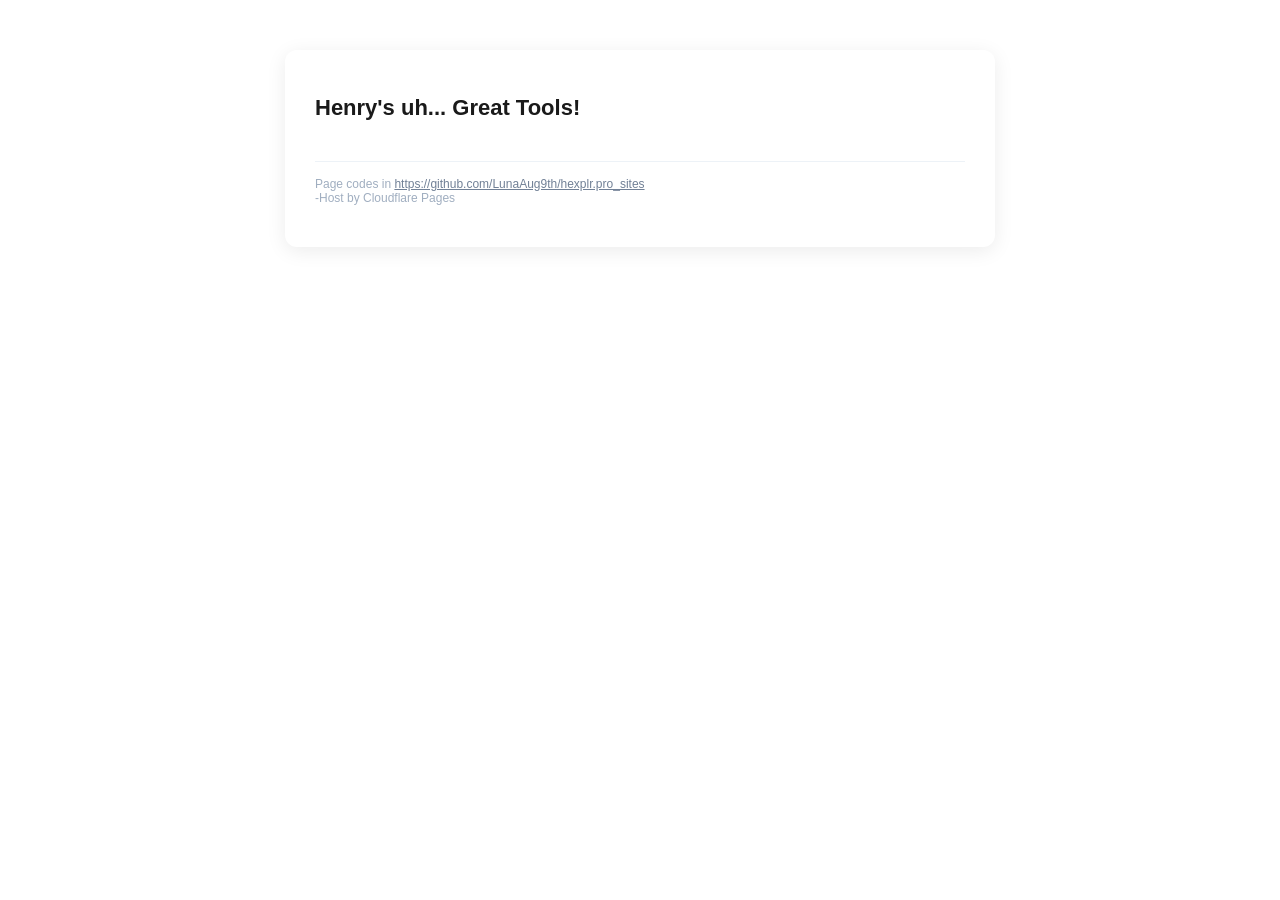
<file: index.html>
<!DOCTYPE html>
<html lang="en">
<head>
    <meta charset="UTF-8">
    <meta name="viewport" content="width=device-width, initial-scale=1.0">
    <title>Henry's uh... Great Tools!</title>
    <link rel="stylesheet" href="./index.css">
</head>
<body>
    <h1>Henry's uh... Great Tools!</h1>
    <ul id="fileList" class="file-list"></ul>

    <script>
        const repoOwner = "LunaAug9th";
        const repoName = "hexplr.pro_sites";
        const baseUrl = `https://api.github.com/repos/${repoOwner}/${repoName}/contents/`;

        // Fetch and display the contents of a folder or root
        async function fetchGitHubContents(path = '') {
            const apiUrl = `${baseUrl}${path}`;
            try {
                const response = await fetch(apiUrl);

                if (!response.ok) {
                    throw new Error("Failed to fetch contents from GitHub.");
                }

                const contents = await response.json();
                displayContents(contents);
            } catch (error) {
                console.error("Error fetching contents:", error);
            }
        }

        // Display the contents in the file list
        function displayContents(contents) {
            const fileListElement = document.getElementById("fileList");
            fileListElement.innerHTML = ''; // Clear previous content

            contents.forEach(item => {
                const listItem = document.createElement("li");

                if (item.type === "file") {
                    const fileButton = document.createElement("button");
                    fileButton.textContent = item.name;
                    fileButton.onclick = () => {
                        // item.path (예: "folder/subfolder/file.txt") 이용
                        window.location.href = `https://uselesstools.hexplr.pro/${item.path}`;
                    };
                    listItem.appendChild(fileButton);
                } else if (item.type === "dir") {
                    const folderSpan = document.createElement("span");
                    folderSpan.textContent = `📁 ${item.name}`;
                    folderSpan.className = "folder";
                    folderSpan.onclick = () => {
                        // item.path (예: "folder/subfolder") 이용해 브라우저 URL 변경
                        window.location.href = `/${item.path}/`;
                    };
                    listItem.appendChild(folderSpan);
                }

                fileListElement.appendChild(listItem);
            });
        }
        // Load contents on page load based on URL
        window.onload = () => {
            fetchGitHubContents();
        };
    </script>
    <p class="gray-text">Page codes in <a href="https://github.com/LunaAug9th/hexplr.pro_sites">https://github.com/LunaAug9th/hexplr.pro_sites</a><br>
        -Host by Cloudflare Pages</p>
</body>
</html>
</file>
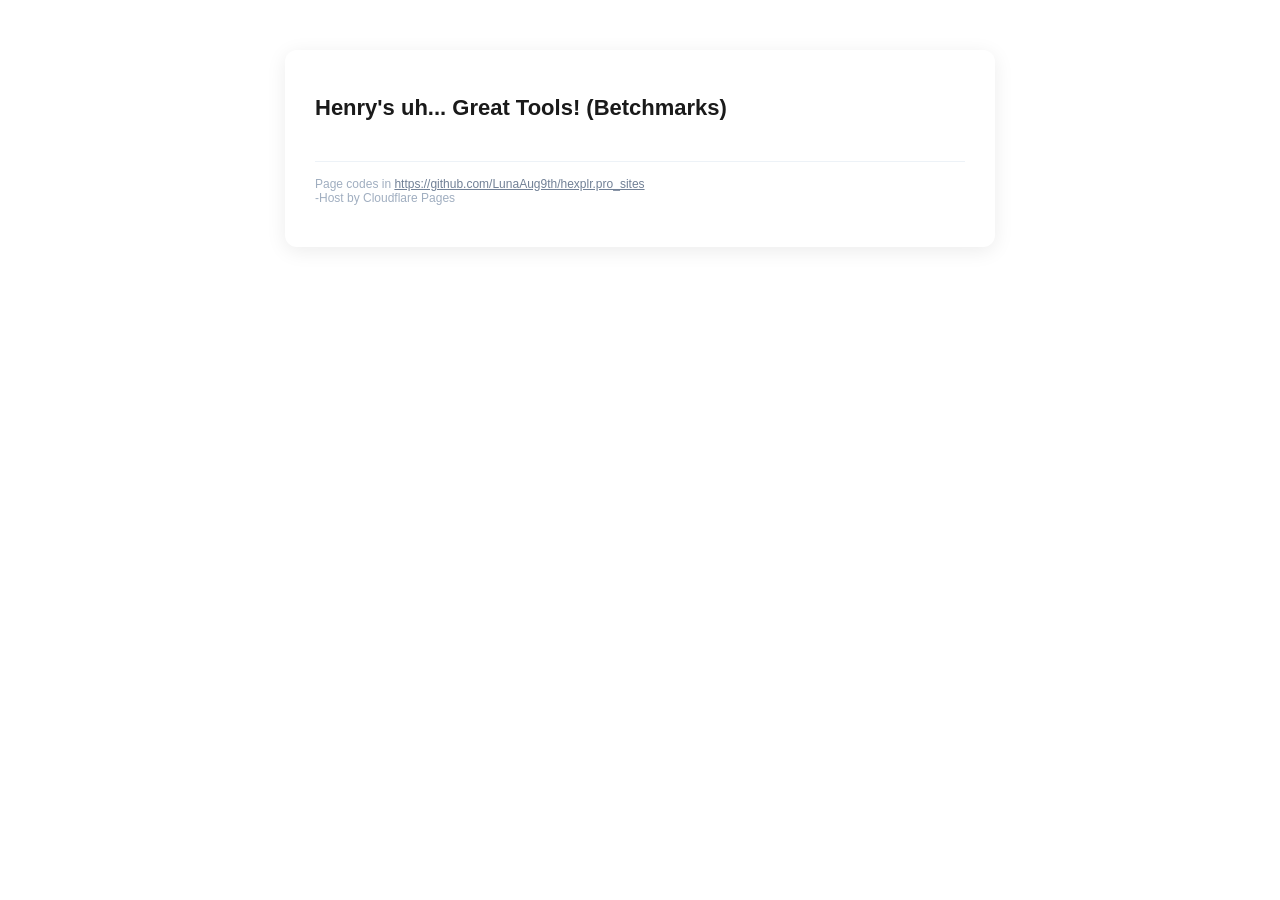
<file: betchmark/index.html>
<!DOCTYPE html>
<html lang="en">
<head>
    <meta charset="UTF-8">
    <meta name="viewport" content="width=device-width, initial-scale=1.0">
    <title>Henry's uh... Great Tools! (Betchmarks)</title>
    <link rel="stylesheet" href="../index.css">
</head>
<body>
    <h1>Henry's uh... Great Tools! (Betchmarks)</h1>
    <ul id="fileList" class="file-list"></ul>

    <script>
        const repoOwner = "LunaAug9th";
        const repoName = "hexplr.pro_sites";
        const baseUrl = `https://api.github.com/repos/${repoOwner}/${repoName}/contents/`;

        // Fetch and display the contents of a folder or root
        async function fetchGitHubContents(path = '') {
            const apiUrl = `${baseUrl}${path}`;
            try {
                const response = await fetch(apiUrl);

                if (!response.ok) {
                    throw new Error("Failed to fetch contents from GitHub.");
                }

                const contents = await response.json();
                displayContents(contents);
            } catch (error) {
                console.error("Error fetching contents:", error);
            }
        }

        // Display the contents in the file list
        function displayContents(contents) {
            const fileListElement = document.getElementById("fileList");
            fileListElement.innerHTML = ''; // Clear previous content

            contents.forEach(item => {
                const listItem = document.createElement("li");

                if (item.type === "file") {
                    const fileButton = document.createElement("button");
                    fileButton.textContent = item.name;
                    fileButton.onclick = () => {
                        // item.path (예: "folder/subfolder/file.txt") 이용
                        window.location.href = `https://uselesstools.hexplr.pro/${item.path}`;
                    };
                    listItem.appendChild(fileButton);
                } else if (item.type === "dir") {
                    const folderSpan = document.createElement("span");
                    folderSpan.textContent = `📁 ${item.name}`;
                    folderSpan.className = "folder";
                    folderSpan.onclick = () => {
                        // item.path (예: "folder/subfolder") 이용해 브라우저 URL 변경
                        window.location.href = `/${item.path}/`;
                    };
                    listItem.appendChild(folderSpan);
                }

                fileListElement.appendChild(listItem);
            });
        }
        // Load contents on page load based on URL
        window.onload = () => {
            fetchGitHubContents("betchmark");
        };
    </script>
    <p class="gray-text">Page codes in <a href="https://github.com/LunaAug9th/hexplr.pro_sites">https://github.com/LunaAug9th/hexplr.pro_sites</a><br>
        -Host by Cloudflare Pages</p>
</body>
</html>
</file>
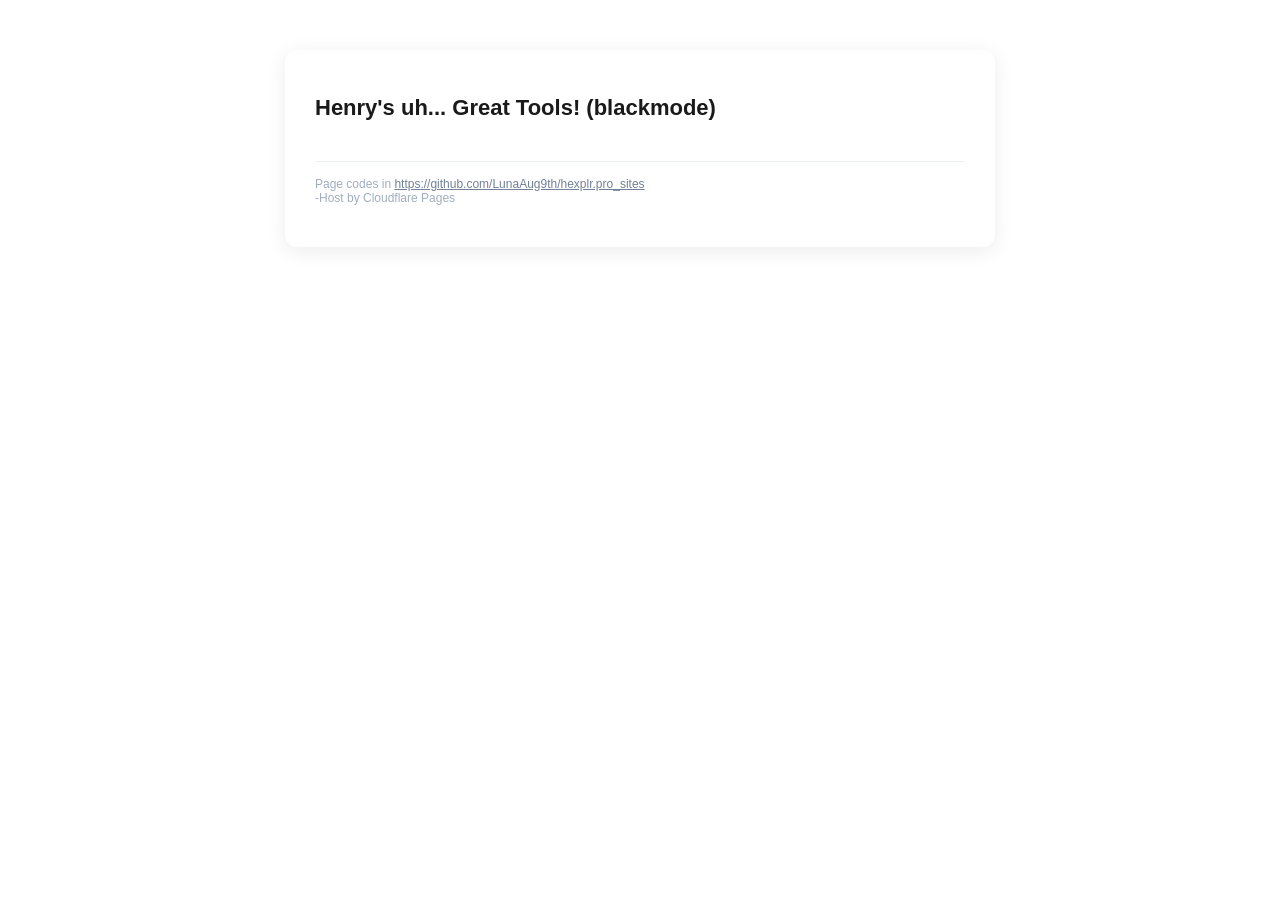
<file: blackmode/index.html>
<!DOCTYPE html>
<html lang="en">
<head>
    <meta charset="UTF-8">
    <meta name="viewport" content="width=device-width, initial-scale=1.0">
    <title>Henry's uh... Great Tools! (blackmode)</title>
    <link rel="stylesheet" href="../index.css">
</head>
<body>
    <h1>Henry's uh... Great Tools! (blackmode)</h1>
    <ul id="fileList" class="file-list"></ul>

    <script>
        const repoOwner = "LunaAug9th";
        const repoName = "hexplr.pro_sites";
        const baseUrl = `https://api.github.com/repos/${repoOwner}/${repoName}/contents/`;

        // Fetch and display the contents of a folder or root
        async function fetchGitHubContents(path = '') {
            const apiUrl = `${baseUrl}${path}`;
            try {
                const response = await fetch(apiUrl);

                if (!response.ok) {
                    throw new Error("Failed to fetch contents from GitHub.");
                }

                const contents = await response.json();
                displayContents(contents);
            } catch (error) {
                console.error("Error fetching contents:", error);
            }
        }

        // Display the contents in the file list
        function displayContents(contents) {
            const fileListElement = document.getElementById("fileList");
            fileListElement.innerHTML = ''; // Clear previous content

            contents.forEach(item => {
                const listItem = document.createElement("li");

                if (item.type === "file") {
                    const fileButton = document.createElement("button");
                    fileButton.textContent = item.name;
                    fileButton.onclick = () => {
                        // item.path (예: "folder/subfolder/file.txt") 이용
                        window.location.href = `https://uselesstools.hexplr.pro/${item.path}`;
                    };
                    listItem.appendChild(fileButton);
                } else if (item.type === "dir") {
                    const folderSpan = document.createElement("span");
                    folderSpan.textContent = `📁 ${item.name}`;
                    folderSpan.className = "folder";
                    folderSpan.onclick = () => {
                        // item.path (예: "folder/subfolder") 이용해 브라우저 URL 변경
                        window.location.href = `/${item.path}/`;
                    };
                    listItem.appendChild(folderSpan);
                }

                fileListElement.appendChild(listItem);
            });
        }
        // Load contents on page load based on URL
        window.onload = () => {
            fetchGitHubContents("blackmode");
        };
    </script>
    <p class="gray-text">Page codes in <a href="https://github.com/LunaAug9th/hexplr.pro_sites">https://github.com/LunaAug9th/hexplr.pro_sites</a><br>
        -Host by Cloudflare Pages</p>
</body>
</html>
</file>
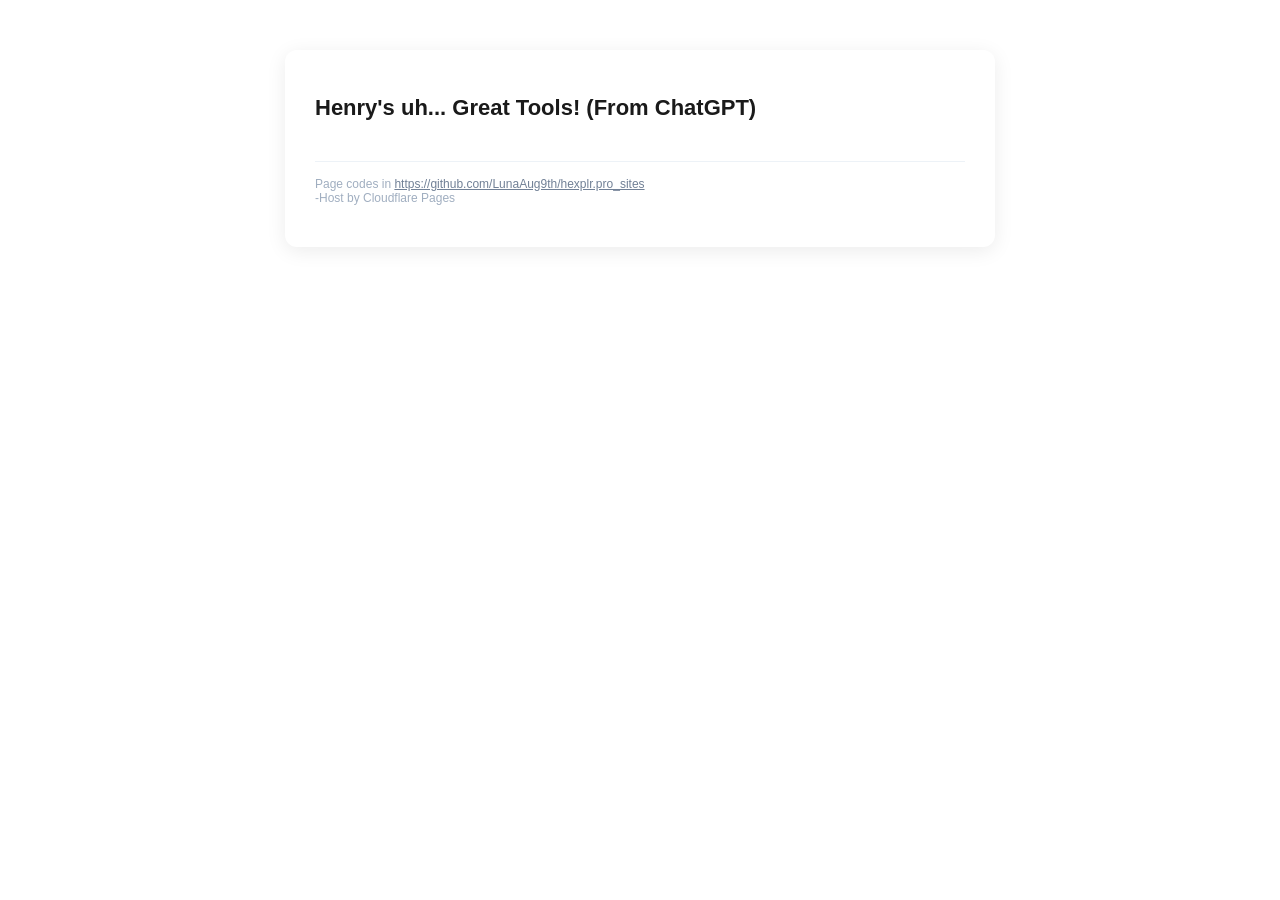
<file: chatgpt/index.html>
<!DOCTYPE html>
<html lang="en">
<head>
    <meta charset="UTF-8">
    <meta name="viewport" content="width=device-width, initial-scale=1.0">
    <title>Henry's uh... Great Tools! (From ChatGPT)</title>
    <link rel="stylesheet" href="../index.css">
</head>
<body>
    <h1>Henry's uh... Great Tools! (From ChatGPT)</h1>
    <ul id="fileList" class="file-list"></ul>

    <script>
        const repoOwner = "LunaAug9th";
        const repoName = "hexplr.pro_sites";
        const baseUrl = `https://api.github.com/repos/${repoOwner}/${repoName}/contents/`;

        // Fetch and display the contents of a folder or root
        async function fetchGitHubContents(path = '') {
            const apiUrl = `${baseUrl}${path}`;
            try {
                const response = await fetch(apiUrl);

                if (!response.ok) {
                    throw new Error("Failed to fetch contents from GitHub.");
                }

                const contents = await response.json();
                displayContents(contents);
            } catch (error) {
                console.error("Error fetching contents:", error);
            }
        }

        // Display the contents in the file list
        function displayContents(contents) {
            const fileListElement = document.getElementById("fileList");
            fileListElement.innerHTML = ''; // Clear previous content

            contents.forEach(item => {
                const listItem = document.createElement("li");

                if (item.type === "file") {
                    const fileButton = document.createElement("button");
                    fileButton.textContent = item.name;
                    fileButton.onclick = () => {
                        // item.path (예: "folder/subfolder/file.txt") 이용
                        window.location.href = `https://uselesstools.hexplr.pro/${item.path}`;
                    };
                    listItem.appendChild(fileButton);
                } else if (item.type === "dir") {
                    const folderSpan = document.createElement("span");
                    folderSpan.textContent = `📁 ${item.name}`;
                    folderSpan.className = "folder";
                    folderSpan.onclick = () => {
                        // item.path (예: "folder/subfolder") 이용해 브라우저 URL 변경
                        window.location.href = `/${item.path}/`;
                    };
                    listItem.appendChild(folderSpan);
                }

                fileListElement.appendChild(listItem);
            });
        }
        // Load contents on page load based on URL
        window.onload = () => {
            fetchGitHubContents("chatgpt");
        };
    </script>
    <p class="gray-text">Page codes in <a href="https://github.com/LunaAug9th/hexplr.pro_sites">https://github.com/LunaAug9th/hexplr.pro_sites</a><br>
        -Host by Cloudflare Pages</p>
</body>
</html>
</file>
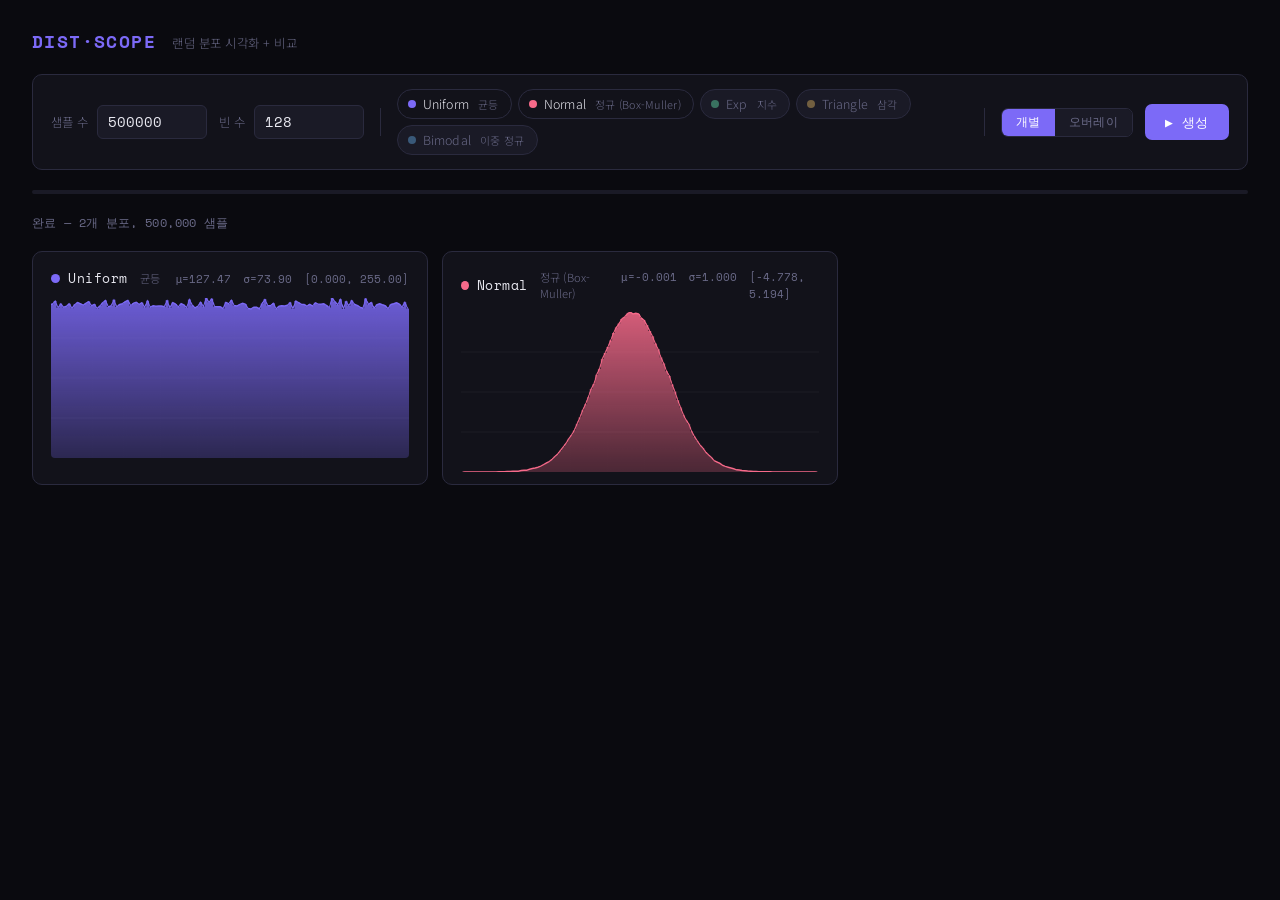
<file: random-visualizer.html>
<!DOCTYPE html>
<html lang="ko">
<head>
<meta charset="UTF-8">
<meta name="viewport" content="width=device-width, initial-scale=1.0">
<title>랜덤 분포 시각화</title>
<link href="https://fonts.googleapis.com/css2?family=Space+Mono:wght@400;700&family=Noto+Sans+KR:wght@300;400;600&display=swap" rel="stylesheet">
<style>
  *, *::before, *::after { box-sizing: border-box; margin: 0; padding: 0; }

  :root {
    --bg: #0a0a0f;
    --surface: #12121a;
    --surface2: #1a1a26;
    --border: #2a2a3e;
    --text: #e8e8f0;
    --muted: #6a6a88;
    --accent: #7c6af7;

    --c0: #7c6af7;
    --c1: #f76a8a;
    --c2: #6af7b8;
    --c3: #f7c86a;
    --c4: #6ab8f7;
  }

  html, body {
    height: 100%;
    background: var(--bg);
    color: var(--text);
    font-family: 'Noto Sans KR', sans-serif;
    font-weight: 300;
  }

  body {
    display: flex;
    flex-direction: column;
    min-height: 100vh;
    padding: 28px 32px;
    gap: 20px;
  }

  header {
    display: flex;
    align-items: baseline;
    gap: 16px;
  }

  header h1 {
    font-family: 'Space Mono', monospace;
    font-size: 1.1rem;
    letter-spacing: 0.08em;
    color: var(--accent);
  }

  header span {
    font-size: 0.78rem;
    color: var(--muted);
    letter-spacing: 0.04em;
  }

  .controls-row {
    display: flex;
    flex-wrap: wrap;
    align-items: center;
    gap: 12px;
    background: var(--surface);
    border: 1px solid var(--border);
    border-radius: 10px;
    padding: 14px 18px;
  }

  .control-group {
    display: flex;
    align-items: center;
    gap: 8px;
  }

  label {
    font-size: 0.78rem;
    color: var(--muted);
    letter-spacing: 0.04em;
    white-space: nowrap;
  }

  input[type="number"] {
    background: var(--surface2);
    border: 1px solid var(--border);
    border-radius: 6px;
    color: var(--text);
    font-family: 'Space Mono', monospace;
    font-size: 0.85rem;
    padding: 6px 10px;
    width: 110px;
    outline: none;
    transition: border-color 0.2s;
  }
  input[type="number"]:focus { border-color: var(--accent); }

  .divider { width: 1px; height: 28px; background: var(--border); margin: 0 4px; }

  .mode-chips {
    display: flex;
    flex-wrap: wrap;
    gap: 6px;
    flex: 1;
  }

  .chip {
    display: flex;
    align-items: center;
    gap: 7px;
    padding: 5px 12px 5px 10px;
    border-radius: 20px;
    border: 1.5px solid var(--border);
    background: var(--surface2);
    cursor: pointer;
    font-size: 0.78rem;
    letter-spacing: 0.02em;
    color: var(--muted);
    transition: all 0.18s;
    user-select: none;
  }
  .chip:hover { border-color: var(--accent); color: var(--text); }
  .chip.active {
    color: var(--text);
    background: transparent;
  }
  .chip .dot {
    width: 8px; height: 8px;
    border-radius: 50%;
    flex-shrink: 0;
    opacity: 0.4;
    transition: opacity 0.18s;
  }
  .chip.active .dot { opacity: 1; }

  .btn-regen {
    margin-left: auto;
    background: var(--accent);
    color: #fff;
    border: none;
    border-radius: 7px;
    padding: 8px 20px;
    font-family: 'Space Mono', monospace;
    font-size: 0.82rem;
    cursor: pointer;
    letter-spacing: 0.04em;
    transition: opacity 0.15s, transform 0.12s;
  }
  .btn-regen:hover { opacity: 0.88; transform: translateY(-1px); }
  .btn-regen:active { transform: translateY(0); }
  .btn-regen:disabled { opacity: 0.4; cursor: not-allowed; transform: none; }

  .progress-bar {
    height: 4px;
    background: var(--surface2);
    border-radius: 2px;
    overflow: hidden;
  }
  .progress-fill {
    height: 100%;
    background: var(--accent);
    border-radius: 2px;
    width: 0%;
    transition: width 0.08s linear;
  }

  .graph-area {
    display: flex;
    flex-direction: column;
    gap: 14px;
    flex: 1;
  }

  /* Overlay mode */
  .overlay-wrap {
    background: var(--surface);
    border: 1px solid var(--border);
    border-radius: 10px;
    padding: 18px 20px 14px;
    display: none;
  }
  .overlay-wrap.visible { display: block; }
  .overlay-label {
    font-size: 0.72rem;
    color: var(--muted);
    letter-spacing: 0.06em;
    text-transform: uppercase;
    margin-bottom: 10px;
  }

  /* Individual panels */
  .panels-grid {
    display: grid;
    grid-template-columns: repeat(auto-fill, minmax(380px, 1fr));
    gap: 14px;
  }

  .panel {
    background: var(--surface);
    border: 1px solid var(--border);
    border-radius: 10px;
    padding: 16px 18px 12px;
    display: none;
  }
  .panel.visible { display: block; }

  .panel-header {
    display: flex;
    align-items: center;
    gap: 8px;
    margin-bottom: 10px;
  }
  .panel-dot { width: 9px; height: 9px; border-radius: 50%; }
  .panel-title {
    font-family: 'Space Mono', monospace;
    font-size: 0.82rem;
    letter-spacing: 0.04em;
  }
  .panel-stats {
    margin-left: auto;
    font-family: 'Space Mono', monospace;
    font-size: 0.7rem;
    color: var(--muted);
    display: flex;
    gap: 12px;
  }

  canvas.dist-canvas {
    width: 100%;
    height: 160px;
    display: block;
    border-radius: 4px;
  }

  canvas#overlay-canvas {
    width: 100%;
    height: 220px;
    display: block;
    border-radius: 4px;
  }

  .legend {
    display: flex;
    flex-wrap: wrap;
    gap: 10px;
    margin-top: 8px;
  }
  .legend-item {
    display: flex;
    align-items: center;
    gap: 5px;
    font-size: 0.7rem;
    color: var(--muted);
  }
  .legend-line { width: 16px; height: 2px; border-radius: 1px; }

  .view-toggle {
    display: flex;
    gap: 0;
    border: 1px solid var(--border);
    border-radius: 7px;
    overflow: hidden;
  }
  .view-btn {
    padding: 5px 14px;
    font-size: 0.75rem;
    background: var(--surface2);
    border: none;
    color: var(--muted);
    cursor: pointer;
    transition: all 0.15s;
    letter-spacing: 0.03em;
  }
  .view-btn.active {
    background: var(--accent);
    color: #fff;
  }

  .status-line {
    font-size: 0.72rem;
    color: var(--muted);
    font-family: 'Space Mono', monospace;
    letter-spacing: 0.03em;
    min-height: 1em;
  }
</style>
</head>
<body>

<header>
  <h1>DIST·SCOPE</h1>
  <span>랜덤 분포 시각화 + 비교</span>
</header>

<div class="controls-row">
  <div class="control-group">
    <label>샘플 수</label>
    <input type="number" id="times" value="500000" min="1000" max="5000000" step="100000">
  </div>
  <div class="control-group">
    <label>빈 수</label>
    <input type="number" id="bins" value="128" min="16" max="512" step="16">
  </div>
  <div class="divider"></div>

  <div class="mode-chips" id="mode-chips"></div>

  <div class="divider"></div>

  <div class="view-toggle">
    <button class="view-btn active" id="btn-separate">개별</button>
    <button class="view-btn" id="btn-overlay">오버레이</button>
  </div>

  <button class="btn-regen" id="regen">▶ 생성</button>
</div>

<div class="progress-bar" id="prog-bar">
  <div class="progress-fill" id="prog-fill"></div>
</div>

<div class="status-line" id="status"></div>

<div class="graph-area">
  <div class="overlay-wrap" id="overlay-wrap">
    <div class="overlay-label">분포 비교 — 오버레이</div>
    <canvas id="overlay-canvas" width="900" height="220"></canvas>
    <div class="legend" id="overlay-legend"></div>
  </div>
  <div class="panels-grid" id="panels-grid"></div>
</div>

<script>
// ── crypto.getRandomValues 안전 래퍼 (최대 65536 bytes 제한) ──────────────
const MAX_RV = 65536;
function randUint8(n) {
  const out = new Uint8Array(n);
  for (let off = 0; off < n; off += MAX_RV)
    crypto.getRandomValues(out.subarray(off, Math.min(off + MAX_RV, n)));
  return out;
}
function randUint32(n) {
  const out = new Uint32Array(n);
  const MAX_EL = MAX_RV >> 2;
  for (let off = 0; off < n; off += MAX_EL)
    crypto.getRandomValues(out.subarray(off, Math.min(off + MAX_EL, n)));
  return out;
}

// ── 분포 정의 ──────────────────────────────────────────────────────────────
const MODES = [
  {
    id: 'uniform',
    label: 'Uniform',
    desc: '균등',
    color: 'var(--c0)',
    hex: '#7c6af7',
    generate(n) {
      return randUint8(n);
    }
  },
  {
    id: 'normal',
    label: 'Normal',
    desc: '정규 (Box-Muller)',
    color: 'var(--c1)',
    hex: '#f76a8a',
    generate(n) {
      const out = new Float32Array(n);
      const tmp = randUint32(n * 2);
      for (let i = 0; i < n; i++) {
        const u1 = (tmp[2*i] >>> 0) / 0xffffffff + 1e-9;
        const u2 = (tmp[2*i+1] >>> 0) / 0xffffffff;
        out[i] = Math.sqrt(-2 * Math.log(u1)) * Math.cos(2 * Math.PI * u2);
      }
      return out;
    }
  },
  {
    id: 'exponential',
    label: 'Exp',
    desc: '지수',
    color: 'var(--c2)',
    hex: '#6af7b8',
    generate(n) {
      const out = new Float32Array(n);
      const tmp = randUint32(n);
      for (let i = 0; i < n; i++) {
        const u = (tmp[i] >>> 0) / 0x100000000 + 1e-12;
        out[i] = -Math.log(u);
      }
      return out;
    }
  },
  {
    id: 'triangular',
    label: 'Triangle',
    desc: '삼각',
    color: 'var(--c3)',
    hex: '#f7c86a',
    generate(n) {
      const out = new Float32Array(n);
      const tmp = randUint32(n * 2);
      for (let i = 0; i < n; i++) {
        const u1 = (tmp[2*i] >>> 0) / 0x100000000;
        const u2 = (tmp[2*i+1] >>> 0) / 0x100000000;
        out[i] = (u1 + u2) / 2;
      }
      return out;
    }
  },
  {
    id: 'bimodal',
    label: 'Bimodal',
    desc: '이중 정규',
    color: 'var(--c4)',
    hex: '#6ab8f7',
    generate(n) {
      const out = new Float32Array(n);
      const tmp = randUint32(n * 3);
      for (let i = 0; i < n; i++) {
        const u1 = (tmp[3*i] >>> 0) / 0xffffffff + 1e-9;
        const u2 = (tmp[3*i+1] >>> 0) / 0xffffffff;
        const side = (tmp[3*i+2] >>> 0) < 0x80000000 ? -1 : 1;
        const z = Math.sqrt(-2 * Math.log(u1)) * Math.cos(2 * Math.PI * u2);
        out[i] = z * 0.5 + side * 1.6;
      }
      return out;
    }
  }
];

// ── 상태 ──────────────────────────────────────────────────────────────────
let activeIds = new Set(['uniform', 'normal']);
let viewMode = 'separate'; // 'separate' | 'overlay'
let running = false;
let lastResults = {}; // id → {counts, min, max, mean, std, bins}

// ── DOM 참조 ──────────────────────────────────────────────────────────────
const chipsEl   = document.getElementById('mode-chips');
const regenBtn  = document.getElementById('regen');
const progBar   = document.getElementById('prog-bar');
const progFill  = document.getElementById('prog-fill');
const statusEl  = document.getElementById('status');
const panelsGrid= document.getElementById('panels-grid');
const overlayWrap= document.getElementById('overlay-wrap');
const overlayCanvas = document.getElementById('overlay-canvas');
const overlayLegend = document.getElementById('overlay-legend');
const binsInput = document.getElementById('bins');

// ── Chip 생성 ─────────────────────────────────────────────────────────────
MODES.forEach(m => {
  const chip = document.createElement('div');
  chip.className = 'chip' + (activeIds.has(m.id) ? ' active' : '');
  chip.dataset.id = m.id;
  chip.innerHTML = `<span class="dot" style="background:${m.hex}"></span>${m.label}<small style="color:var(--muted);font-size:.68rem;margin-left:2px">${m.desc}</small>`;
  chip.addEventListener('click', () => {
    if (activeIds.has(m.id)) {
      if (activeIds.size === 1) return;
      activeIds.delete(m.id);
      chip.classList.remove('active');
    } else {
      activeIds.add(m.id);
      chip.classList.add('active');
    }
  });
  chipsEl.appendChild(chip);
});

// ── 뷰 토글 ───────────────────────────────────────────────────────────────
document.getElementById('btn-separate').addEventListener('click', () => {
  viewMode = 'separate';
  document.getElementById('btn-separate').classList.add('active');
  document.getElementById('btn-overlay').classList.remove('active');
  renderAll();
});
document.getElementById('btn-overlay').addEventListener('click', () => {
  viewMode = 'overlay';
  document.getElementById('btn-overlay').classList.add('active');
  document.getElementById('btn-separate').classList.remove('active');
  renderAll();
});

// ── 히스토그램 계산 ──────────────────────────────────────────────────────
function makeCounts(values, binCount) {
  let min = Infinity, max = -Infinity;
  for (let i = 0; i < values.length; i++) {
    if (values[i] < min) min = values[i];
    if (values[i] > max) max = values[i];
  }
  const range = max - min || 1;
  const counts = new Float64Array(binCount);
  for (let i = 0; i < values.length; i++) {
    let b = Math.floor((values[i] - min) / range * binCount);
    if (b >= binCount) b = binCount - 1;
    counts[b]++;
  }
  // mean / std
  let sum = 0, sum2 = 0;
  for (let i = 0; i < values.length; i++) { sum += values[i]; sum2 += values[i]*values[i]; }
  const mean = sum / values.length;
  const std  = Math.sqrt(sum2/values.length - mean*mean);
  return { counts, min, max, mean, std, binCount };
}

// ── 메인 생성 루프 ────────────────────────────────────────────────────────
regenBtn.addEventListener('click', startGenerate);

async function startGenerate() {
  if (running) return;
  running = true;
  regenBtn.disabled = true;
  progFill.style.width = '0%';
  lastResults = {};

  const ids   = [...activeIds];
  const n     = Math.max(1000, Number(document.getElementById('times').value));
  const bins  = Math.max(16, Math.min(512, Number(binsInput.value)));
  const CHUNK = 100000;

  let total = ids.length * n;
  let done  = 0;

  for (const id of ids) {
    const mode = MODES.find(m => m.id === id);
    statusEl.textContent = `${mode.label} 분포 생성 중…`;

    let all = null;
    let gen = 0;
    while (gen < n) {
      const size = Math.min(CHUNK, n - gen);
      const chunk = mode.generate(size);
      if (!all) {
        all = chunk instanceof Uint8Array ? new Float32Array(n) : new Float32Array(n);
      }
      all.set(chunk, gen);
      gen += size;
      done += size;
      progFill.style.width = (done / total * 100).toFixed(1) + '%';
      await new Promise(r => requestAnimationFrame(() => setTimeout(r, 0)));
    }

    lastResults[id] = makeCounts(all, bins);
  }

  progFill.style.width = '100%';
  await new Promise(r => setTimeout(r, 300));
  progFill.style.width = '0%';
  statusEl.textContent = `완료 — ${ids.length}개 분포, ${n.toLocaleString()} 샘플`;
  running = false;
  regenBtn.disabled = false;

  renderAll();
}

// ── 렌더링 ────────────────────────────────────────────────────────────────
function renderAll() {
  const ids = [...activeIds].filter(id => lastResults[id]);

  if (viewMode === 'overlay') {
    overlayWrap.classList.add('visible');
    panelsGrid.querySelectorAll('.panel').forEach(p => p.classList.remove('visible'));
    drawOverlay(ids);
  } else {
    overlayWrap.classList.remove('visible');
    drawSeparate(ids);
  }
}

function fmtNum(v) {
  if (Math.abs(v) >= 1000) return v.toFixed(0);
  if (Math.abs(v) >= 10)   return v.toFixed(2);
  return v.toFixed(3);
}

function ensurePanel(id) {
  let panel = panelsGrid.querySelector(`.panel[data-id="${id}"]`);
  if (!panel) {
    const mode = MODES.find(m => m.id === id);
    panel = document.createElement('div');
    panel.className = 'panel';
    panel.dataset.id = id;
    panel.innerHTML = `
      <div class="panel-header">
        <div class="panel-dot" style="background:${mode.hex}"></div>
        <span class="panel-title">${mode.label}</span>
        <small style="color:var(--muted);font-size:.7rem;margin-left:4px">${mode.desc}</small>
        <div class="panel-stats" id="stats-${id}"></div>
      </div>
      <canvas class="dist-canvas" id="canvas-${id}" width="600" height="160"></canvas>
    `;
    panelsGrid.appendChild(panel);
  }
  return panel;
}

function drawSeparate(ids) {
  // hide panels not in ids
  panelsGrid.querySelectorAll('.panel').forEach(p => {
    p.classList.toggle('visible', ids.includes(p.dataset.id));
  });

  for (const id of ids) {
    const panel  = ensurePanel(id);
    panel.classList.add('visible');

    const res  = lastResults[id];
    const mode = MODES.find(m => m.id === id);
    const canvas = panel.querySelector(`#canvas-${id}`);
    const statsEl = panel.querySelector(`#stats-${id}`);

    statsEl.innerHTML = `
      <span>μ=${fmtNum(res.mean)}</span>
      <span>σ=${fmtNum(res.std)}</span>
      <span>[${fmtNum(res.min)}, ${fmtNum(res.max)}]</span>
    `;

    drawHistogram(canvas, res.counts, mode.hex, false);
  }
}

function drawOverlay(ids) {
  // legend
  overlayLegend.innerHTML = ids.map(id => {
    const m = MODES.find(m => m.id === id);
    const r = lastResults[id];
    return `<div class="legend-item">
      <div class="legend-line" style="background:${m.hex}"></div>
      <span style="color:${m.hex}">${m.label}</span>
      <span>μ=${fmtNum(r.mean)} σ=${fmtNum(r.std)}</span>
    </div>`;
  }).join('');

  const canvas = overlayCanvas;
  const W = canvas.width, H = canvas.height;
  const ctx = canvas.getContext('2d');
  ctx.clearRect(0, 0, W, H);

  if (ids.length === 0) return;

  // normalise each to [0,1] independently then draw
  const allResults = ids.map(id => ({ id, res: lastResults[id], mode: MODES.find(m => m.id === id) }));

  // find global bin count (use the first result's)
  const binCount = allResults[0].res.binCount;

  // draw grid
  ctx.strokeStyle = 'rgba(255,255,255,0.04)';
  ctx.lineWidth = 1;
  for (let i = 1; i < 4; i++) {
    ctx.beginPath();
    ctx.moveTo(0, H * i/4);
    ctx.lineTo(W, H * i/4);
    ctx.stroke();
  }

  for (const { res, mode } of allResults) {
    const max = Math.max(...res.counts);
    const bw  = W / binCount;
    const hex = mode.hex;
    ctx.fillStyle = hexAlpha(hex, 0.18);
    ctx.strokeStyle = hex;
    ctx.lineWidth = 1.5;

    ctx.beginPath();
    ctx.moveTo(0, H);
    for (let i = 0; i < binCount; i++) {
      const h = res.counts[i] / max * H;
      const x = i * bw + bw/2;
      ctx.lineTo(x, H - h);
    }
    ctx.lineTo(W, H);
    ctx.closePath();
    ctx.fill();

    ctx.beginPath();
    for (let i = 0; i < binCount; i++) {
      const h = res.counts[i] / max * H;
      const x = i * bw + bw/2;
      if (i === 0) ctx.moveTo(x, H - h);
      else ctx.lineTo(x, H - h);
    }
    ctx.stroke();
  }
}

function drawHistogram(canvas, counts, hex, shared) {
  const W = canvas.width || 600;
  const H = canvas.height || 160;
  canvas.width = W; // force redraw
  const ctx = canvas.getContext('2d');
  ctx.clearRect(0, 0, W, H);

  const max = Math.max(...counts);
  const bw  = W / counts.length;

  // subtle grid
  ctx.strokeStyle = 'rgba(255,255,255,0.05)';
  ctx.lineWidth = 1;
  for (let i = 1; i < 4; i++) {
    ctx.beginPath(); ctx.moveTo(0, H*i/4); ctx.lineTo(W, H*i/4); ctx.stroke();
  }

  // fill gradient
  const grad = ctx.createLinearGradient(0, 0, 0, H);
  grad.addColorStop(0, hexAlpha(hex, 0.85));
  grad.addColorStop(1, hexAlpha(hex, 0.25));
  ctx.fillStyle = grad;

  ctx.beginPath();
  ctx.moveTo(0, H);
  for (let i = 0; i < counts.length; i++) {
    const h = counts[i] / max * H;
    ctx.lineTo(i * bw, H - h);
    ctx.lineTo((i+1) * bw, H - h);
  }
  ctx.lineTo(W, H);
  ctx.closePath();
  ctx.fill();

  // top line
  ctx.strokeStyle = hex;
  ctx.lineWidth = 1.5;
  ctx.beginPath();
  for (let i = 0; i < counts.length; i++) {
    const h = counts[i] / max * H;
    if (i === 0) ctx.moveTo(0, H - h);
    ctx.lineTo((i+0.5) * bw, H - h);
  }
  ctx.stroke();
}

function hexAlpha(hex, a) {
  const r = parseInt(hex.slice(1,3),16);
  const g = parseInt(hex.slice(3,5),16);
  const b = parseInt(hex.slice(5,7),16);
  return `rgba(${r},${g},${b},${a})`;
}

// 초기 실행
startGenerate();
</script>
</body>
</html>
</file>
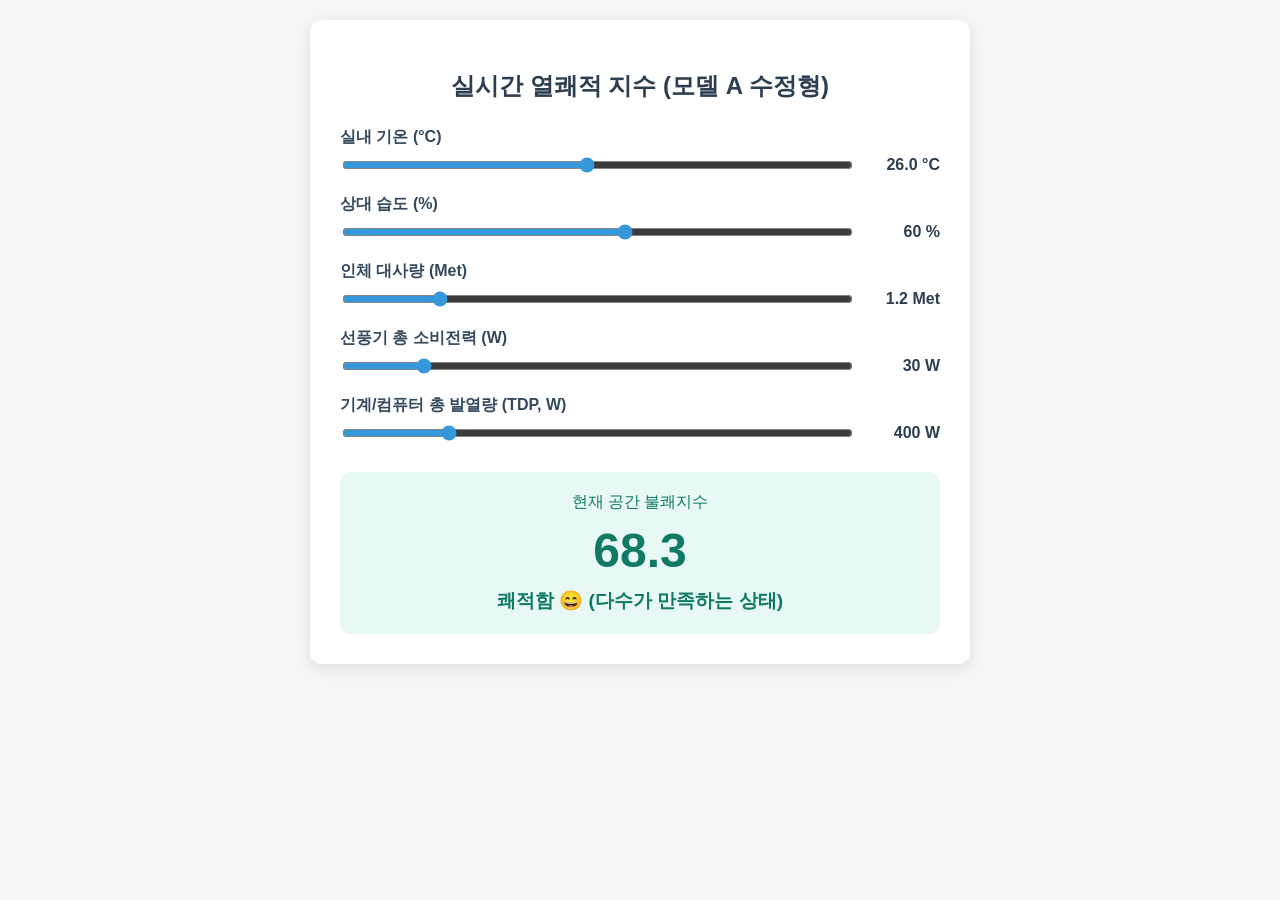
<file: simplifiedcomfort.html>
<!DOCTYPE html>
<html lang="ko">
<head>
    <meta charset="UTF-8">
    <meta name="viewport" content="width=device-width, initial-scale=1.0">
    <title>실시간 맞춤형 열쾌적 지수 시뮬레이터</title>
    <style>
        body { font-family: 'Malgun Gothic', sans-serif; background-color: #f4f7f6; margin: 0; padding: 20px; color: #333; }
        .container { max-width: 600px; margin: 0 auto; background: white; padding: 30px; border-radius: 12px; box-shadow: 0 4px 15px rgba(0,0,0,0.1); }
        h2 { text-align: center; color: #2c3e50; margin-bottom: 25px; }
        .control-group { margin-bottom: 20px; }
        .control-group label { display: block; font-weight: bold; margin-bottom: 8px; color: #34495e; }
        .slider-box { display: flex; align-items: center; gap: 15px; }
        input[type="range"] { flex: 1; height: 8px; border-radius: 5px; background: #ddd; accent-color: #3498db; }
        .value-disp { width: 70px; text-align: right; font-weight: bold; color: #2c3e50; }
        
        .result-box { text-align: center; margin-top: 30px; padding: 20px; border-radius: 10px; background: #ecf0f1; transition: all 0.3s ease; }
        .score { font-size: 3rem; font-weight: bold; margin: 10px 0; }
        .status { font-size: 1.2rem; font-weight: bold; }
        
        /* 불쾌도 색상 클래스 */
        .color-good { background-color: #e8f8f5; color: #117a65; }
        .color-normal { background-color: #fef9e7; color: #b7950b; }
        .color-bad { background-color: #fdf2e9; color: #ba4a00; }
        .color-danger { background-color: #f9ebea; color: #922b21; }
    </style>
</head>
<body>

<div class="container">
    <h2>실시간 열쾌적 지수 (모델 A 수정형)</h2>
    
    <!-- 기온 입력 -->
    <div class="control-group">
        <label>실내 기온 (°C)</label>
        <div class="slider-box">
            <input type="range" id="temp" min="15" max="38" step="0.1" value="26">
            <span class="value-disp" id="temp_val">26.0 °C</span>
        </div>
    </div>

    <!-- 습도 입력 -->
    <div class="control-group">
        <label>상대 습도 (%)</label>
        <div class="slider-box">
            <input type="range" id="humidity" min="10" max="100" step="1" value="60">
            <span class="value-disp" id="humidity_val">60 %</span>
        </div>
    </div>

    <!-- 대사량 입력 -->
    <div class="control-group">
        <label>인체 대사량 (Met)</label>
        <div class="slider-box">
            <input type="range" id="met" min="0.8" max="3.0" step="0.1" value="1.2">
            <span class="value-disp" id="met_val">1.2 Met</span>
        </div>
    </div>

    <!-- 선풍기 소비전력 입력 -->
    <div class="control-group">
        <label>선풍기 총 소비전력 (W)</label>
        <div class="slider-box">
            <input type="range" id="fan" min="0" max="200" step="1" value="30">
            <span class="value-disp" id="fan_val">30 W</span>
        </div>
    </div>

    <!-- 전자기기 TDP 입력 -->
    <div class="control-group">
        <label>기계/컴퓨터 총 발열량 (TDP, W)</label>
        <div class="slider-box">
            <input type="range" id="tdp" min="0" max="2000" step="50" value="400">
            <span class="value-disp" id="tdp_val">400 W</span>
        </div>
    </div>

    <!-- 결과창 -->
    <div class="result-box" id="result_card">
        <div>현재 공간 불쾌지수</div>
        <div class="score" id="score_disp">0.0</div>
        <div class="status" id="status_disp">계산 중...</div>
    </div>
</div>

<script>
    // 슬라이더 및 라벨 매핑 요소 취득
    const inputs = ['temp', 'humidity', 'met', 'fan', 'tdp'];
    const elements = {};
    inputs.forEach(id => {
        elements[id] = document.getElementById(id);
        elements[`${id}_val`] = document.getElementById(`${id}_val`);
    });
    
    const scoreDisp = document.getElementById('score_disp');
    const statusDisp = document.getElementById('status_disp');
    const resultCard = document.getElementById('result_card');

    function calculateIndex() {
        // 1. 값 추출
        const T = parseFloat(elements.temp.value);
        const RH = parseFloat(elements.humidity.value);
        const M = parseFloat(elements.met.value);
        const W_fan = parseFloat(elements.fan.value);
        const TDP = parseFloat(elements.tdp.value);

        // 2. 화면 단위 업데이트
        elements.temp_val.innerText = T.toFixed(1) + " °C";
        elements.humidity_val.innerText = RH + " %";
        elements.met_val.innerText = M.toFixed(1) + " Met";
        elements.fan_val.innerText = W_fan + " W";
        elements.tdp_val.innerText = TDP + " W";

        // 3. 변수 물리량 변환 및 보정 계산
        // 풍속 공식 수정: 전력량의 세제곱근에 비례 적용 (기본 대류풍속 0.1m/s 가산, 최대 약 2.5m/s 타겟팅)
        const V = 0.1 + (0.4 * Math.cbrt(W_fan)); 

        // 미국 국립기상청(NWS) Simple 단순화 불쾌지수 공식 베이스
        // 단순 기온과 습도에 의한 기초 DI 산출
        const base_DI = 0.72 * (T + (T * (RH / 100))) + 40.6;

        // 4. 확장 가중치 반영 (풍속 감점, 복사열 가점, 대사량 가점)
        const v_effect = 2.8 * V;               // 바람으로 인한 냉각 효과 (지수 차감)
        const tdp_effect = 0.002 * TDP;          // TDP 발열로 인한 복사열 페널티 (1000W당 약 +2)
        const met_effect = 3.5 * (M - 1.0);      // 기본 휴식상태(1.0) 기준 활동성 페널티

        // 최종 종합 지수
        let final_index = base_DI - v_effect + tdp_effect + met_effect;
        final_index = Math.round(final_index * 10) / 10; // 소수점 첫째자리 반올림

        // 5. 화면 표시 및 상태 색상 변경
        scoreDisp.innerText = final_index.toFixed(1);
        
        resultCard.className = "result-box"; // 클래스 초기화
        if (final_index < 70) {
            statusDisp.innerText = "쾌적함 😄 (다수가 만족하는 상태)";
            resultCard.classList.add("color-good");
        } else if (final_index >= 70 && final_index < 75) {
            statusDisp.innerText = "적당함 🙂 (일부 민감한 사람만 불쾌함)";
            resultCard.classList.add("color-normal");
        } else if (final_index >= 75 && final_index < 80) {
            statusDisp.innerText = "다소 불쾌 😐 (반수 이상이 더위를 느낌)";
            resultCard.classList.add("color-bad");
        } else {
            statusDisp.innerText = "매우 불쾌 🥵 (조치가 시급함 / 에어컨 가동 추천)";
            resultCard.classList.add("color-danger");
        }
    }

    // 모든 슬라이더에 이벤트 리스너 등록
    inputs.forEach(id => {
        elements[id].addEventListener('input', calculateIndex);
    });

    // 초기 실행
    calculateIndex();
</script>

</body>
</html>
</file>
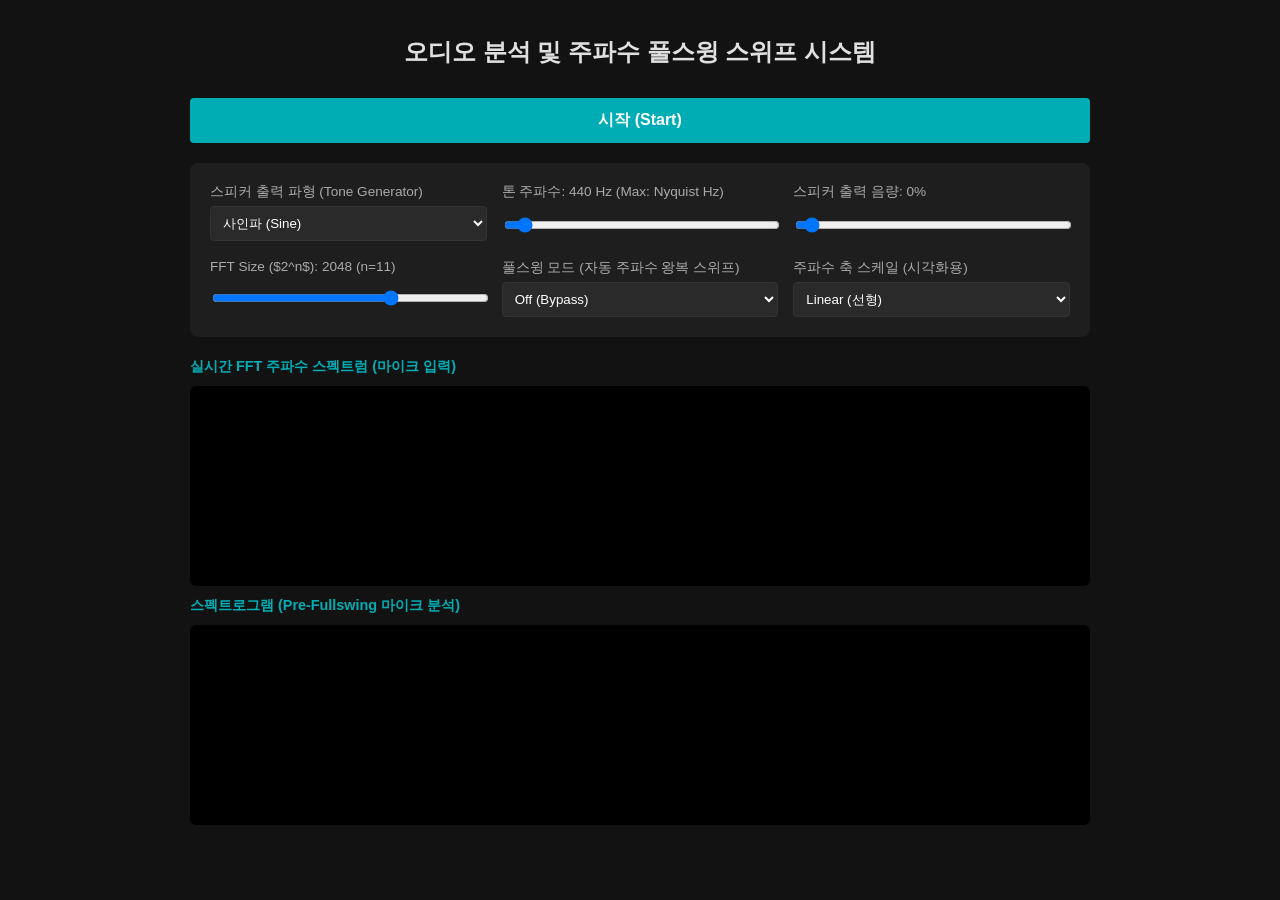
<file: Spectrogram-feedbacktest.html>
<!DOCTYPE html>
<html lang="ko">
<head>
  <meta charset="UTF-8">
  <title>Microphone FFT & Spectrogram Visualizer with Fullswing Sweep</title>
  <style>
    :root {
      --bg-color: #121212;
      --panel-bg: #1e1e1e;
      --text-color: #e0e0e0;
      --accent-color: #00adb5;
    }
    body {
      background-color: var(--bg-color);
      color: var(--text-color);
      font-family: 'Segoe UI', Tahoma, Geneva, Verdana, sans-serif;
      margin: 0;
      padding: 20px;
      display: flex;
      flex-direction: column;
      align-items: center;
    }
    h1 { margin-bottom: 20px; font-size: 1.5rem; }
    .container {
      display: flex;
      flex-direction: column;
      gap: 20px;
      width: 100%;
      max-width: 900px;
    }
    .controls {
      background: var(--panel-bg);
      padding: 20px;
      border-radius: 8px;
      display: grid;
      grid-template-columns: repeat(auto-fit, minmax(250px, 1fr));
      gap: 15px;
    }
    .control-group {
      display: flex;
      flex-direction: column;
      gap: 5px;
    }
    label { font-size: 0.85rem; color: #aaa; }
    input[type="range"], select, button {
      width: 100%;
      padding: 8px;
      border-radius: 4px;
      border: 1px solid #333;
      background: #2a2a2a;
      color: #fff;
      box-sizing: border-box;
    }
    button {
      background: var(--accent-color);
      border: none;
      font-weight: bold;
      cursor: pointer;
      margin-top: 10px;
      padding: 12px;
      font-size: 1rem;
    }
    button:hover { opacity: 0.9; }
    button.paused { background: #ff9800; }
    .visualizer-container {
      display: flex;
      flex-direction: column;
      gap: 10px;
    }
    canvas {
      background: #000;
      border-radius: 6px;
      width: 100%;
      height: 200px;
    }
    .canvas-title {
      font-size: 0.9rem;
      font-weight: bold;
      color: var(--accent-color);
    }
  </style>
</head>
<body>

  <h1>오디오 분석 및 주파수 풀스윙 스위프 시스템</h1>

  <div class="container">
    <button id="btn-toggle">시작 (Start)</button>

    <div class="controls">
      <div class="control-group">
        <label for="tone-type">스피커 출력 파형 (Tone Generator)</label>
        <select id="tone-type">
          <option value="sine">사인파 (Sine)</option>
          <option value="square">사각파 (Square)</option>
          <option value="triangle">삼각파 (Triangle)</option>
          <option value="sawtooth">톱니파 (Sawtooth)</option>
          <option value="noise">화이트 노이즈 (White Noise)</option>
        </select>
      </div>

      <div class="control-group">
        <label for="tone-freq">톤 주파수: <span id="val-freq">440</span> Hz (Max: <span id="val-max-freq">Nyquist</span> Hz)</label>
        <input type="range" id="tone-freq" min="20" max="22050" step="1" value="440">
      </div>

      <div class="control-group">
        <label for="speaker-gain">스피커 출력 음량: <span id="val-speaker">0</span>%</label>
        <input type="range" id="speaker-gain" min="0" max="1" step="0.01" value="0">
      </div>

      <div class="control-group">
        <label for="fft-exp">FFT Size ($2^n$): <span id="val-fft">2048</span> (n=<span id="val-exp">11</span>)</label>
        <input type="range" id="fft-exp" min="5" max="14" step="1" value="11">
      </div>

      <div class="control-group">
        <label for="fullswing-mode">풀스윙 모드 (자동 주파수 왕복 스위프)</label>
        <select id="fullswing-mode">
          <option value="off">Off (Bypass)</option>
          <option value="linear">Linear Full-swing</option>
          <option value="log">Logarithmic Full-swing</option>
        </select>
      </div>

      <div class="control-group">
        <label for="freq-scale">주파수 축 스케일 (시각화용)</label>
        <select id="freq-scale">
          <option value="linear">Linear (선형)</option>
          <option value="log">Logarithmic (로그)</option>
        </select>
      </div>
    </div>

    <div class="visualizer-container">
      <div class="canvas-title">실시간 FFT 주파수 스펙트럼 (마이크 입력)</div>
      <canvas id="canvas-fft" width="800" height="200"></canvas>

      <div class="canvas-title">스펙트로그램 (Pre-Fullswing 마이크 분석)</div>
      <canvas id="canvas-spectrogram" width="800" height="200"></canvas>
    </div>
  </div>

  <script>
    let audioCtx;
    let micSource, analyser;
    let toneOscillator, noiseNode, toneGainNode, fullswingNode, speakerGainNode;
    let isInitialized = false;

    // 풀스윙 스위프(Sweep) 애니메이션용 변수
    let sweepDirection = 1; // 1: 증가, -1: 감소
    let sweepSpeed = 50;    // 프레임당 이동 Hz

    // Canvas
    const canvasFFT = document.getElementById('canvas-fft');
    const ctxFFT = canvasFFT.getContext('2d');
    const canvasSpec = document.getElementById('canvas-spectrogram');
    const ctxSpec = canvasSpec.getContext('2d');

    // UI Elements
    const btnToggle = document.getElementById('btn-toggle');
    const selectToneType = document.getElementById('tone-type');
    const inputToneFreq = document.getElementById('tone-freq');
    const inputSpeakerGain = document.getElementById('speaker-gain');
    const inputFftExp = document.getElementById('fft-exp');
    const selectFullswing = document.getElementById('fullswing-mode');
    const selectScale = document.getElementById('freq-scale');

    // Labels
    const valFreq = document.getElementById('val-freq');
    const valMaxFreq = document.getElementById('val-max-freq');
    const valSpeaker = document.getElementById('val-speaker');
    const valFft = document.getElementById('val-fft');
    const valExp = document.getElementById('val-exp');

    // 오디오 파이프라인 초기화
    async function initAudio() {
      audioCtx = new (window.AudioContext || window.webkitAudioContext)();

      // 감지된 스피커의 샘플링 주파수 절반(Nyquist Frequency) 계산 및 설정
      const nyquistFreq = audioCtx.sampleRate / 2;
      inputToneFreq.max = nyquistFreq;
      valMaxFreq.innerText = nyquistFreq;

      // 1. 마이크 수신 (Pre-Fullswing FFT 분석 전용)
      const stream = await navigator.mediaDevices.getUserMedia({
        audio: { echoCancellation: false, noiseSuppression: false, autoGainControl: false }
      });
      micSource = audioCtx.createMediaStreamSource(stream);

      analyser = audioCtx.createAnalyser();
      analyser.fftSize = Math.pow(2, parseInt(inputFftExp.value));
      analyser.smoothingTimeConstant = 0.8;

      micSource.connect(analyser);

      // 2. 스피커 출력용 톤 생성기
      setupToneGenerator();

      // 3. 풀스윙 노드
      fullswingNode = audioCtx.createScriptProcessor(4096, 1, 1);
      fullswingNode.onaudioprocess = processFullswing;

      // 4. 스피커 피드백 제어 노드
      speakerGainNode = audioCtx.createGain();
      speakerGainNode.gain.value = parseFloat(inputSpeakerGain.value);

      // 연결
      toneGainNode.connect(fullswingNode);
      fullswingNode.connect(speakerGainNode);
      speakerGainNode.connect(audioCtx.destination);

      isInitialized = true;
      render();
    }

    // 톤 생성기 설정
    function setupToneGenerator() {
      toneGainNode = audioCtx.createGain();

      const type = selectToneType.value;
      const freq = parseFloat(inputToneFreq.value);

      if (type === 'noise') {
        const bufferSize = audioCtx.sampleRate * 2;
        const noiseBuffer = audioCtx.createBuffer(1, bufferSize, audioCtx.sampleRate);
        const output = noiseBuffer.getChannelData(0);
        for (let i = 0; i < bufferSize; i++) {
          output[i] = Math.random() * 2 - 1;
        }
        noiseNode = audioCtx.createBufferSource();
        noiseNode.buffer = noiseBuffer;
        noiseNode.loop = true;
        noiseNode.start();
        noiseNode.connect(toneGainNode);
      } else {
        toneOscillator = audioCtx.createOscillator();
        toneOscillator.type = type;
        toneOscillator.frequency.setValueAtTime(freq, audioCtx.currentTime);
        toneOscillator.start();
        toneOscillator.connect(toneGainNode);
      }
    }

    function updateToneSource() {
      if (!isInitialized) return;

      if (toneOscillator) {
        toneOscillator.stop();
        toneOscillator.disconnect();
        toneOscillator = null;
      }
      if (noiseNode) {
        noiseNode.stop();
        noiseNode.disconnect();
        noiseNode = null;
      }

      setupToneGenerator();
      toneGainNode.connect(fullswingNode);
    }

    // 풀스윙 오디오 신호 가공
    function processFullswing(e) {
      const input = e.inputBuffer.getChannelData(0);
      const output = e.outputBuffer.getChannelData(0);
      const mode = selectFullswing.value;

      let maxPeak = 0;
      if (mode !== 'off') {
        for (let i = 0; i < input.length; i++) {
          const abs = Math.abs(input[i]);
          if (abs > maxPeak) maxPeak = abs;
        }
      }

      for (let i = 0; i < input.length; i++) {
        let sample = input[i];

        if (mode === 'linear' && maxPeak > 0) {
          sample = sample / maxPeak;
        } else if (mode === 'log') {
          const sign = Math.sign(sample);
          sample = sign * (Math.log(1 + 10 * Math.abs(sample)) / Math.log(11));
        }

        output[i] = sample;
      }
    }

    // 풀스윙 주파수 자동 스위핑 (좌우 이동)
    function updateFrequencySweep() {
      if (selectFullswing.value === 'off' || selectToneType.value === 'noise') return;

      let currentFreq = parseFloat(inputToneFreq.value);
      const minFreq = parseFloat(inputToneFreq.min);
      const maxFreq = parseFloat(inputToneFreq.max);

      currentFreq += sweepSpeed * sweepDirection;

      // 양끝 경계에 도달 시 방향 전환
      if (currentFreq >= maxFreq) {
        currentFreq = maxFreq;
        sweepDirection = -1;
      } else if (currentFreq <= minFreq) {
        currentFreq = minFreq;
        sweepDirection = 1;
      }

      // UI 및 발신기 주파수 동기화
      inputToneFreq.value = currentFreq;
      valFreq.innerText = Math.round(currentFreq);

      if (toneOscillator) {
        toneOscillator.frequency.setValueAtTime(currentFreq, audioCtx.currentTime);
      }
    }

    // --- Event Listeners ---

    btnToggle.addEventListener('click', async () => {
      if (!isInitialized) {
        await initAudio();
        btnToggle.innerText = "일시정지 (Pause)";
        btnToggle.classList.add('paused');
        return;
      }

      if (audioCtx.state === 'running') {
        await audioCtx.suspend();
        btnToggle.innerText = "재개 (Resume)";
        btnToggle.classList.remove('paused');
      } else if (audioCtx.state === 'suspended') {
        await audioCtx.resume();
        btnToggle.innerText = "일시정지 (Pause)";
        btnToggle.classList.add('paused');
      }
    });

    selectToneType.addEventListener('change', updateToneSource);

    inputToneFreq.addEventListener('input', (e) => {
      const freq = parseFloat(e.target.value);
      valFreq.innerText = Math.round(freq);
      if (toneOscillator) {
        toneOscillator.frequency.setValueAtTime(freq, audioCtx.currentTime);
      }
    });

    inputSpeakerGain.addEventListener('input', (e) => {
      const val = parseFloat(e.target.value);
      valSpeaker.innerText = Math.round(val * 100);
      if (speakerGainNode) speakerGainNode.gain.value = val;
    });

    inputFftExp.addEventListener('input', (e) => {
      const exp = parseInt(e.target.value);
      const fftSize = Math.pow(2, exp);
      valExp.innerText = exp;
      valFft.innerText = fftSize;
      if (analyser) analyser.fftSize = fftSize;
    });

    // 렌더링 루프
    function render() {
      if (audioCtx && audioCtx.state === 'running') {
        // 주파수 좌우 스위프 갱신
        updateFrequencySweep();

        const bufferLength = analyser.frequencyBinCount;
        const dataArray = new Float32Array(bufferLength);
        analyser.getFloatFrequencyData(dataArray);

        const scaleMode = selectScale.value;

        drawFFT(dataArray, bufferLength, scaleMode);
        drawSpectrogram(dataArray, bufferLength, scaleMode);
      }
      requestAnimationFrame(render);
    }

    // FFT 그리기
    function drawFFT(dataArray, bufferLength, scaleMode) {
      ctxFFT.fillStyle = '#000';
      ctxFFT.fillRect(0, 0, canvasFFT.width, canvasFFT.height);

      ctxFFT.beginPath();
      ctxFFT.strokeStyle = '#00adb5';
      ctxFFT.lineWidth = 2;

      for (let i = 0; i < bufferLength; i++) {
        const db = Math.max(-100, Math.min(0, dataArray[i]));
        const y = canvasFFT.height - ((db + 100) / 100) * canvasFFT.height;

        let x;
        if (scaleMode === 'linear') {
          x = (i / bufferLength) * canvasFFT.width;
        } else {
          const logIndex = Math.log2(i + 1) / Math.log2(bufferLength);
          x = logIndex * canvasFFT.width;
        }

        if (i === 0) ctxFFT.moveTo(x, y);
        else ctxFFT.lineTo(x, y);
      }
      ctxFFT.stroke();
    }

    // 스펙트로그램 그리기
    function drawSpectrogram(dataArray, bufferLength, scaleMode) {
      const imgData = ctxSpec.getImageData(1, 0, canvasSpec.width - 1, canvasSpec.height);
      ctxSpec.putImageData(imgData, 0, 0);

      const x = canvasSpec.width - 1;

      for (let y = 0; y < canvasSpec.height; y++) {
        const normalizedY = (canvasSpec.height - y) / canvasSpec.height;
        let binIndex;

        if (scaleMode === 'linear') {
          binIndex = Math.floor(normalizedY * bufferLength);
        } else {
          binIndex = Math.floor(Math.pow(bufferLength, normalizedY) - 1);
        }

        binIndex = Math.max(0, Math.min(bufferLength - 1, binIndex));

        const db = Math.max(-100, Math.min(0, dataArray[binIndex]));
        const intensity = (db + 100) / 100;

        const hue = (1 - intensity) * 240;
        ctxSpec.fillStyle = `hsl(${hue}, 100%, ${intensity * 50}%)`;
        ctxSpec.fillRect(x, y, 1, 1);
      }
    }
  </script>
</body>
</html>
</file>
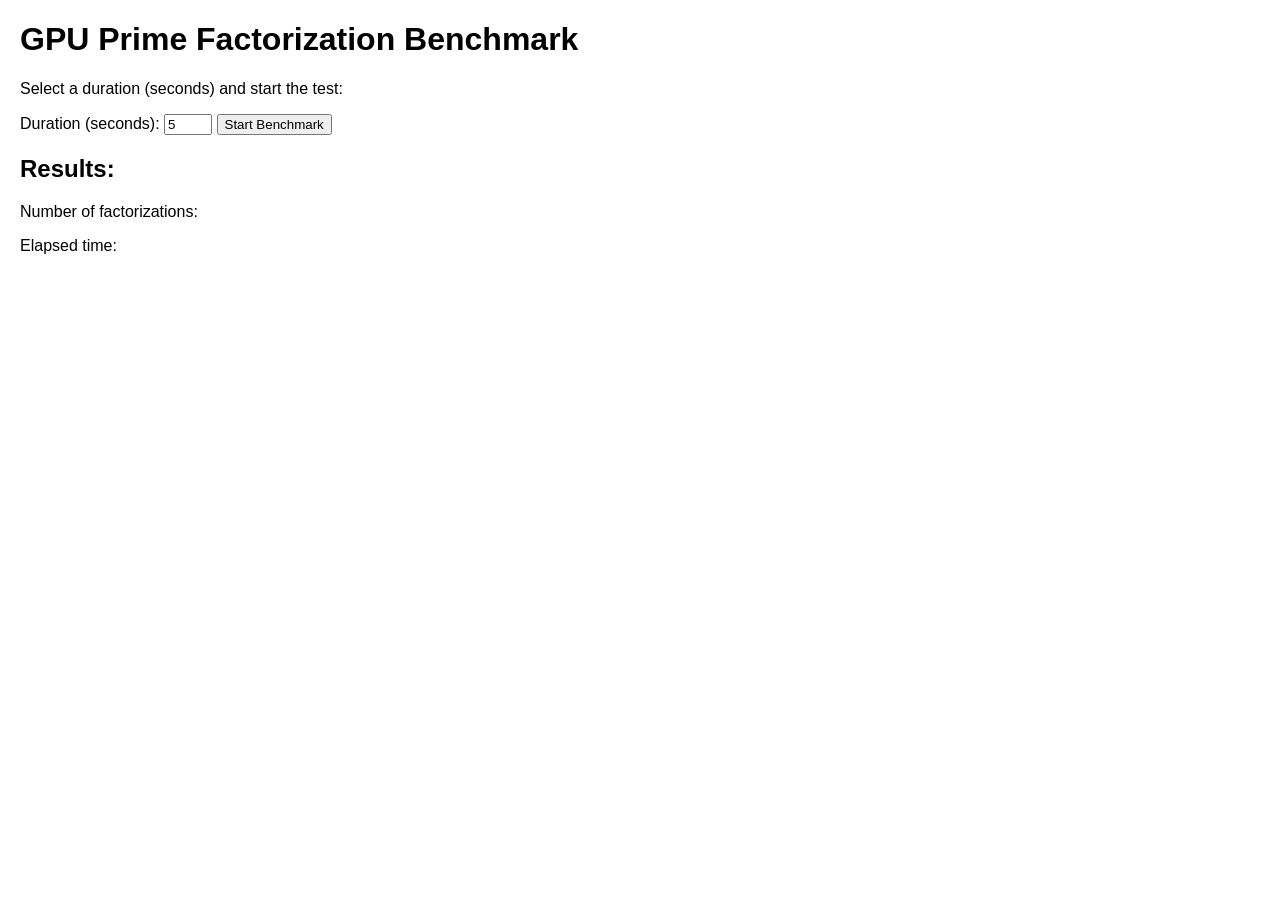
<file: betchmark/GPUprimefactorizationbenchmark.html>
<!DOCTYPE html>
<html lang="en">
<head>
  <meta charset="UTF-8">
  <meta name="viewport" content="width=device-width, initial-scale=1.0">
  <title>GPU Benchmark</title>
  <style>
    body {
      font-family: Arial, sans-serif;
      margin: 20px;
    }
    #result {
      margin-top: 20px;
    }
  </style>
</head>
<body>
  <h1>GPU Prime Factorization Benchmark</h1>
  <p>Select a duration (seconds) and start the test:</p>
  <label for="duration">Duration (seconds): </label>
  <input type="number" id="duration" min="1" max="60" value="5">
  <button onclick="startBenchmark()">Start Benchmark</button>

  <div id="result">
    <h2>Results:</h2>
    <p id="factorCount">Number of factorizations: </p>
    <p id="timeElapsed">Elapsed time: </p>
  </div>

  <script>
    async function startBenchmark() {
      const duration = parseInt(document.getElementById('duration').value, 10);
      if (isNaN(duration) || duration <= 0) {
        alert("Please enter a valid duration.");
        return;
      }

      if (!navigator.gpu) {
        alert("Your browser does not support WebGPU.");
        return;
      }

      // WebGPU initialization
      const adapter = await navigator.gpu.requestAdapter();
      const device = await adapter.requestDevice();

      // GPU shader code for computation
      const shaderCode = `
        @compute @workgroup_size(1)
        fn main(@builtin(global_invocation_id) id: vec3<u32>) {
          // Example: Simplified repetitive computation (add actual factorization logic as needed)
        }
      `;

      const module = device.createShaderModule({ code: shaderCode });

      const pipeline = device.createComputePipeline({
        layout: "auto",
        compute: { module, entryPoint: "main" }
      });

      const endTime = performance.now() + duration * 1000;
      let factorCount = 0;

      while (performance.now() < endTime) {
        // GPU command execution (simulated factorization)
        factorCount++; // Count the factorizations
      }

      // Display results
      document.getElementById('factorCount').textContent = `Number of factorizations: ${factorCount.toLocaleString()}`;
      document.getElementById('timeElapsed').textContent = `Elapsed time: ${duration} seconds`;
    }
  </script>
</body>
</html>
</file>
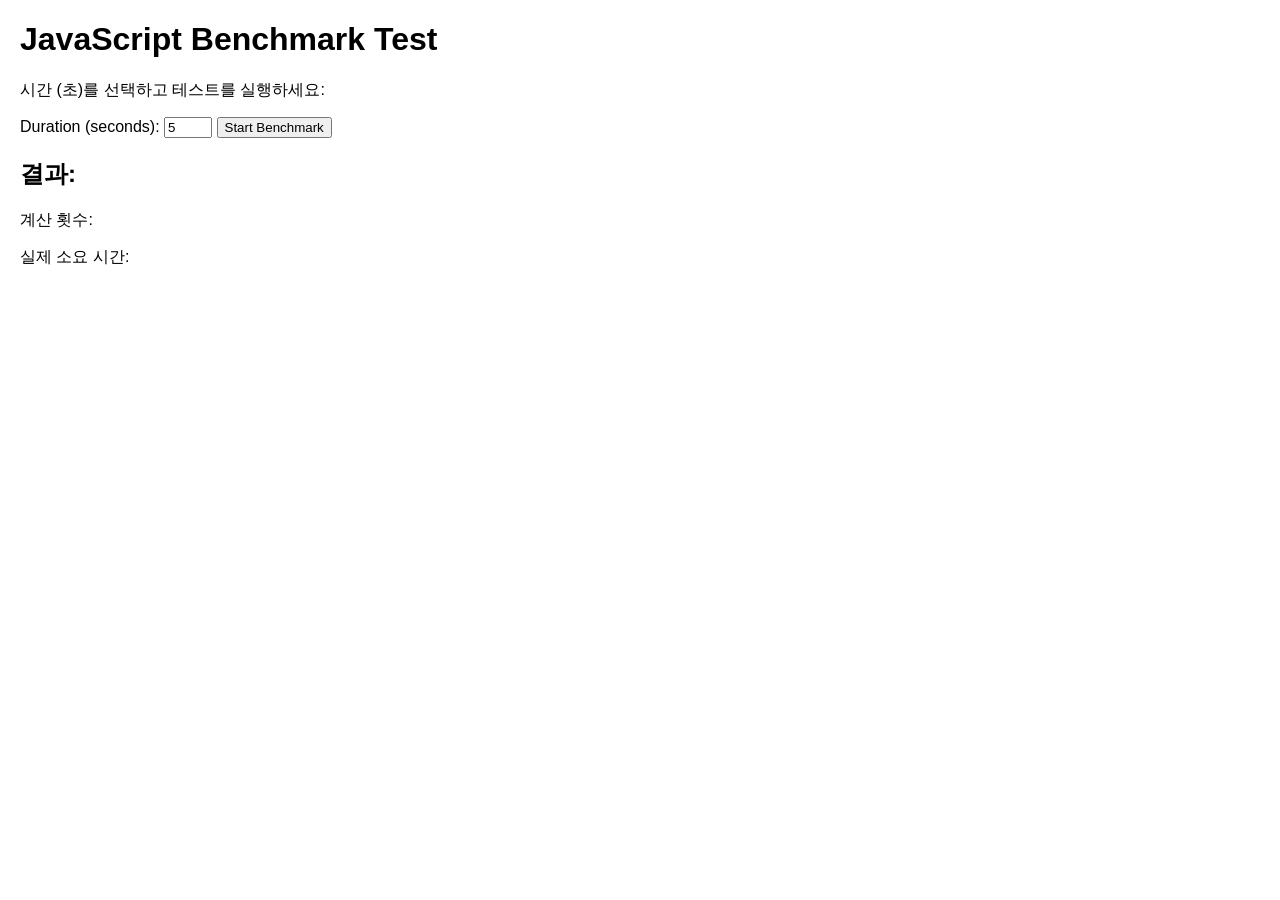
<file: betchmark/JSPlusOneBeachMark.html>
<!DOCTYPE html>
<html lang="en">
<head>
  <meta charset="UTF-8">
  <meta name="viewport" content="width=device-width, initial-scale=1.0">
  <title>Benchmark Script</title>
  <style>
    body {
      font-family: Arial, sans-serif;
      margin: 20px;
    }
    #result {
      margin-top: 20px;
    }
  </style>
</head>
<body>
  <h1>JavaScript Benchmark Test</h1>
  <p>시간 (초)를 선택하고 테스트를 실행하세요:</p>
  <label for="duration">Duration (seconds): </label>
  <input type="number" id="duration" min="1" max="60" value="5">
  <button onclick="startBenchmark()">Start Benchmark</button>

  <div id="result">
    <h2>결과:</h2>
    <p id="count">계산 횟수: </p>
    <p id="timeElapsed">실제 소요 시간: </p>
  </div>

  <script>
    function startBenchmark() {
      const duration = parseInt(document.getElementById('duration').value, 10);
      if (isNaN(duration) || duration <= 0) {
        alert("유효한 시간을 입력하세요.");
        return;
      }

      let count = 0;
      const endTime = performance.now() + duration * 1000;

      while (performance.now() < endTime) {
        count += 1;
      }

      // 결과 표시
      const timeElapsed = duration; // 명시된 시간
      document.getElementById('count').textContent = `계산 횟수: ${count.toLocaleString()}`;
      document.getElementById('timeElapsed').textContent = `실제 소요 시간: ${timeElapsed} 초`;
    }
  </script>
</body>
</html>
</file>
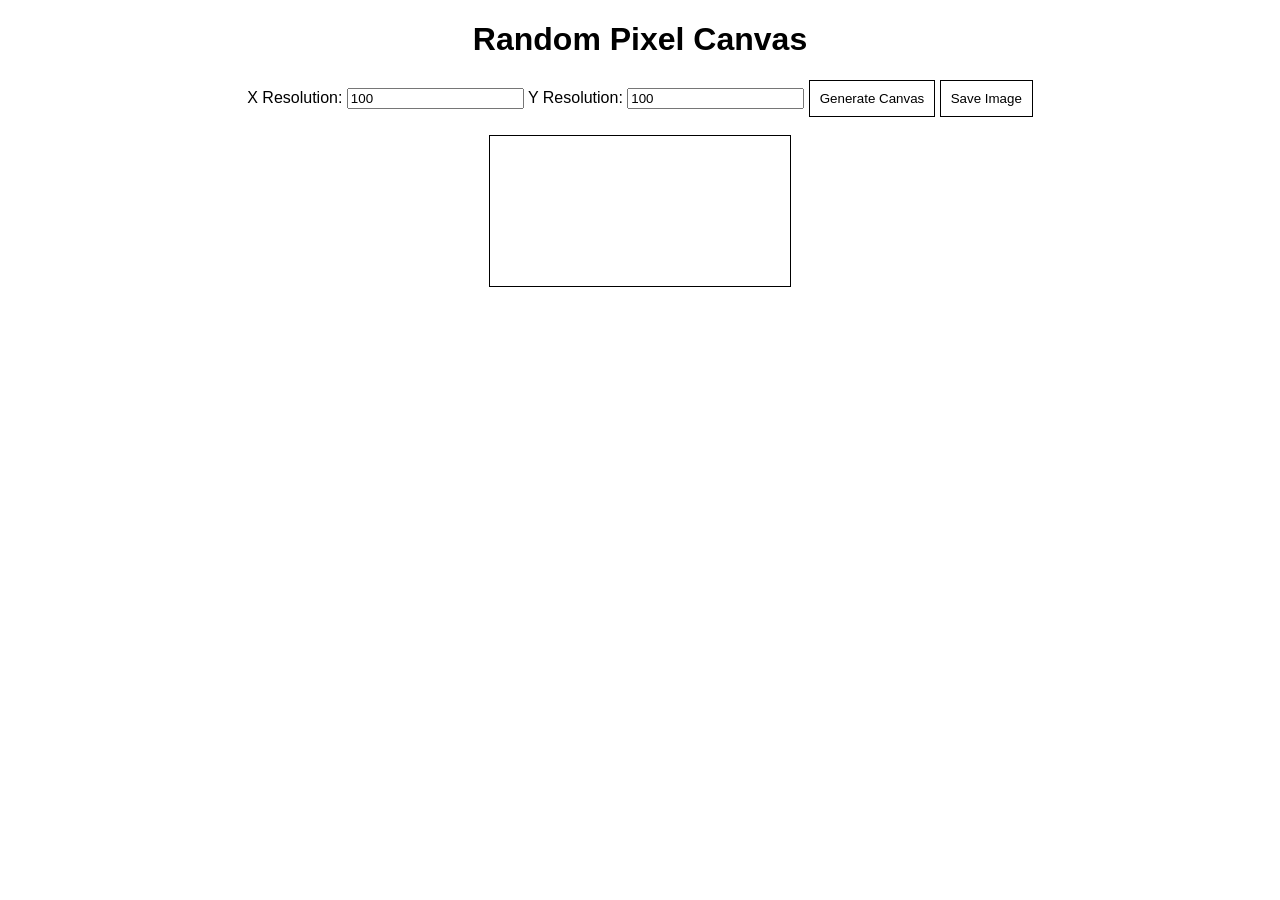
<file: chatgpt/01canvas.html>
<!DOCTYPE html>
<html lang="en">
<head>
    <meta charset="UTF-8">
    <meta name="viewport" content="width=device-width, initial-scale=1.0">
    <title>Random Pixel Canvas</title>
    <style>
        body {
            background-color: white;
            color: black;
            text-align: center;
            font-family: Arial, sans-serif;
        }
        label {
            color: black;
        }
        canvas {
            border: 1px solid black;
        }
        button {
            background-color: white;
            color: black;
            border: 1px solid black;
            padding: 10px;
            cursor: pointer;
        }
        button:hover {
            background-color: #f0f0f0;
        }
    </style>
</head>
<body>
    <h1>Random Pixel Canvas</h1>
    
    <label for="xResolution">X Resolution: </label>
    <input type="number" id="xResolution" value="100">
    <label for="yResolution">Y Resolution: </label>
    <input type="number" id="yResolution" value="100">
    <button onclick="generateCanvas()">Generate Canvas</button>
    <button onclick="saveCanvas()">Save Image</button>
    
    <br><br>
    <canvas id="canvas"></canvas>

    <script>
        function generateCanvas() {
            const x = parseInt(document.getElementById('xResolution').value);
            const y = parseInt(document.getElementById('yResolution').value);
            
            const canvas = document.getElementById('canvas');
            canvas.width = x;
            canvas.height = y;
            const ctx = canvas.getContext('2d');
            
            for (let i = 0; i < x; i++) {
                for (let j = 0; j < y; j++) {
                    const rand = Math.round(Math.random()); // Generate 0 or 1
                    ctx.fillStyle = rand === 0 ? 'black' : 'white'; // 0: black, 1: white
                    ctx.fillRect(i, j, 1, 1); // Draw 1x1 pixel at (i, j)
                }
            }
        }

        function saveCanvas() {
            const canvas = document.getElementById('canvas');
            const link = document.createElement('a');
            link.download = 'random_canvas.png';
            link.href = canvas.toDataURL();
            link.click();
        }
    </script>
</body>
</html>
</file>
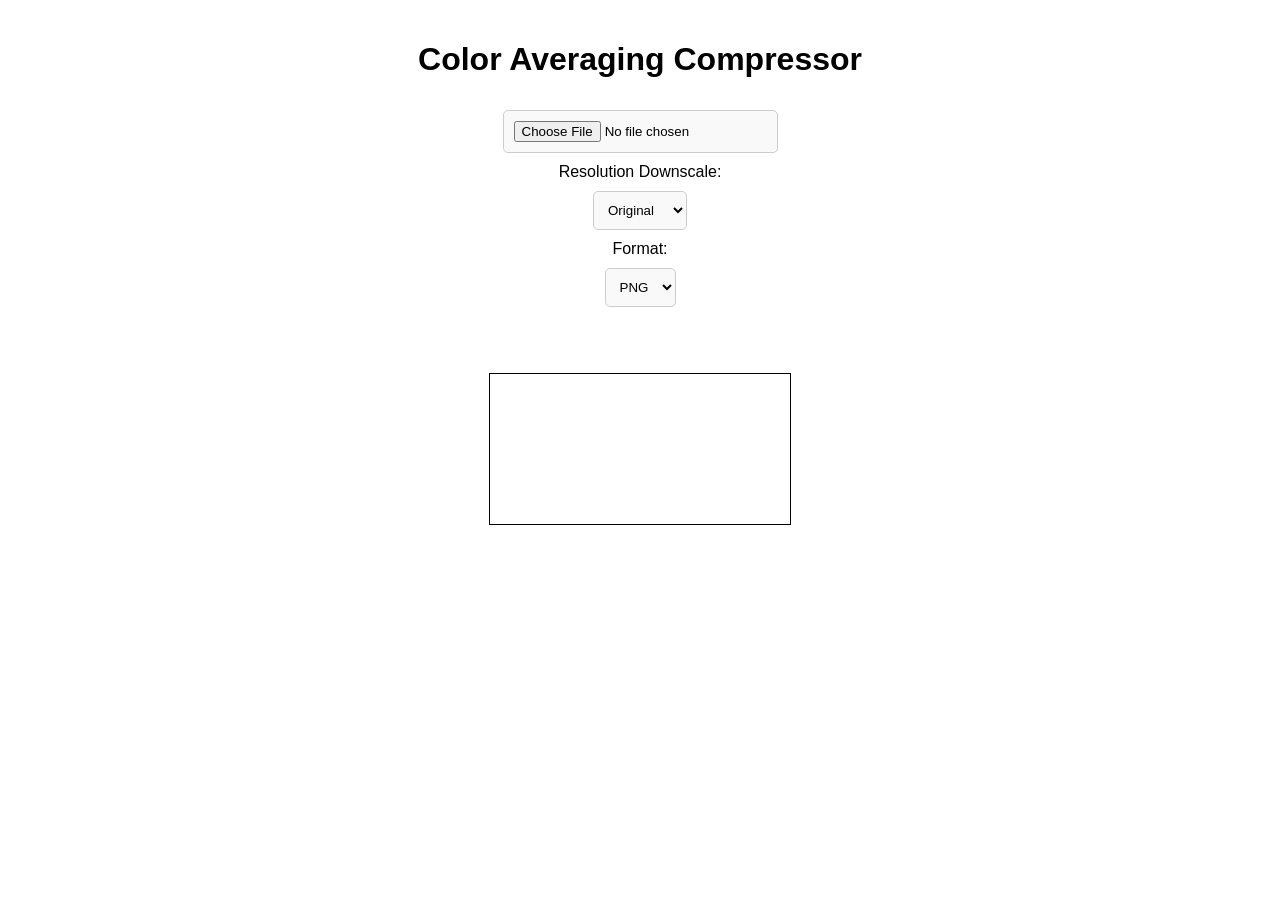
<file: chatgpt/ColorAveragingCompressor.html>
<!DOCTYPE html>
<html lang="en">
<head>
  <meta charset="UTF-8">
  <meta name="viewport" content="width=device-width, initial-scale=1.0">
  <title>Color Averaging Compressor</title>
  <style>
    body {
      font-family: Arial, sans-serif;
      background-color: #ffffff; /* White background */
      color: #000000; /* Black text */
      margin: 20px;
      display: flex;
      flex-direction: column;
      align-items: center;
    }

    input, select, button {
      margin: 10px;
      padding: 10px;
      border: 1px solid #cccccc;
      border-radius: 5px;
    }

    input[type="file"], select {
      background-color: #f9f9f9; /* Light input background */
      color: #000000; /* Dark text */
    }

    button {
      background-color: #007bff; /* Button color */
      color: #ffffff;
      cursor: pointer;
    }

    button:hover {
      background-color: #0056b3; /* Hover effect */
    }

    canvas {
      margin-top: 20px;
      border: 1px solid #000000;
    }
  </style>
</head>
<body>
  <h1>Color Averaging Compressor</h1>
  <input type="file" id="fileInput" accept="image/*">
  <label for="downscaleSelect">Resolution Downscale:</label>
  <select id="downscaleSelect">
    <option value="1">Original</option>
    <option value="2">2x Down</option>
    <option value="4">4x Down</option>
    <option value="8">8x Down</option>
  </select>
  <label for="formatSelect">Format:</label>
  <select id="formatSelect">
    <option value="png">PNG</option>
    <option value="bmp">BMP</option>
  </select>
  <button id="downloadBtn" style="display: none;">Download</button>
  <br><br>
  <canvas id="canvas"></canvas>

  <script>
    const fileInput = document.getElementById('fileInput');
    const canvas = document.getElementById('canvas');
    const ctx = canvas.getContext('2d');
    const downscaleSelect = document.getElementById('downscaleSelect');
    const formatSelect = document.getElementById('formatSelect');
    const downloadBtn = document.getElementById('downloadBtn');

    fileInput.addEventListener('change', (event) => {
      const file = event.target.files[0];
      if (!file) return;

      const img = new Image();
      const reader = new FileReader();

      reader.onload = (e) => {
        img.src = e.target.result;
      };

      img.onload = () => {
        canvas.width = img.width;
        canvas.height = img.height;
        ctx.drawImage(img, 0, 0);

        processImage();
      };

      reader.readAsDataURL(file);
    });

    function processImage() {
      const scaleFactor = parseInt(downscaleSelect.value, 10);
      const originalWidth = canvas.width;
      const originalHeight = canvas.height;

      const newWidth = Math.floor(originalWidth / scaleFactor);
      const newHeight = Math.floor(originalHeight / scaleFactor);

      // Create a scaled-down canvas
      const scaledCanvas = document.createElement('canvas');
      const scaledCtx = scaledCanvas.getContext('2d');
      scaledCanvas.width = newWidth;
      scaledCanvas.height = newHeight;

      scaledCtx.drawImage(canvas, 0, 0, newWidth, newHeight);

      // Resize the main canvas
      canvas.width = newWidth;
      canvas.height = newHeight;
      ctx.drawImage(scaledCanvas, 0, 0);

      const imageData = ctx.getImageData(0, 0, newWidth, newHeight);
      const { width, height, data } = imageData;

      for (let y = 0; y < height; y += 2) {
        for (let x = 0; x < width; x += 2) {
          let r = 0, g = 0, b = 0;

          for (let dy = 0; dy < 2; dy++) {
            for (let dx = 0; dx < 2; dx++) {
              const pxIndex = ((y + dy) * width + (x + dx)) * 4;
              r += data[pxIndex] || 0;
              g += data[pxIndex + 1] || 0;
              b += data[pxIndex + 2] || 0;
            }
          }

          const avgR = Math.floor(r / 4);
          const avgG = Math.floor(g / 4);
          const avgB = Math.floor(b / 4);

          for (let dy = 0; dy < 2; dy++) {
            for (let dx = 0; dx < 2; dx++) {
              const pxIndex = ((y + dy) * width + (x + dx)) * 4;
              data[pxIndex] = avgR;
              data[pxIndex + 1] = avgG;
              data[pxIndex + 2] = avgB;
            }
          }
        }
      }

      ctx.putImageData(imageData, 0, 0);
      downloadBtn.style.display = 'block';
    }

    downloadBtn.addEventListener('click', () => {
      const format = formatSelect.value;
      const mimeType = format === 'png' ? 'image/png' : 'image/bmp';
      const link = document.createElement('a');
      link.download = `processed_image.${format}`;
      link.href = canvas.toDataURL(mimeType);
      link.click();
    });
  </script>
</body>
</html>
</file>
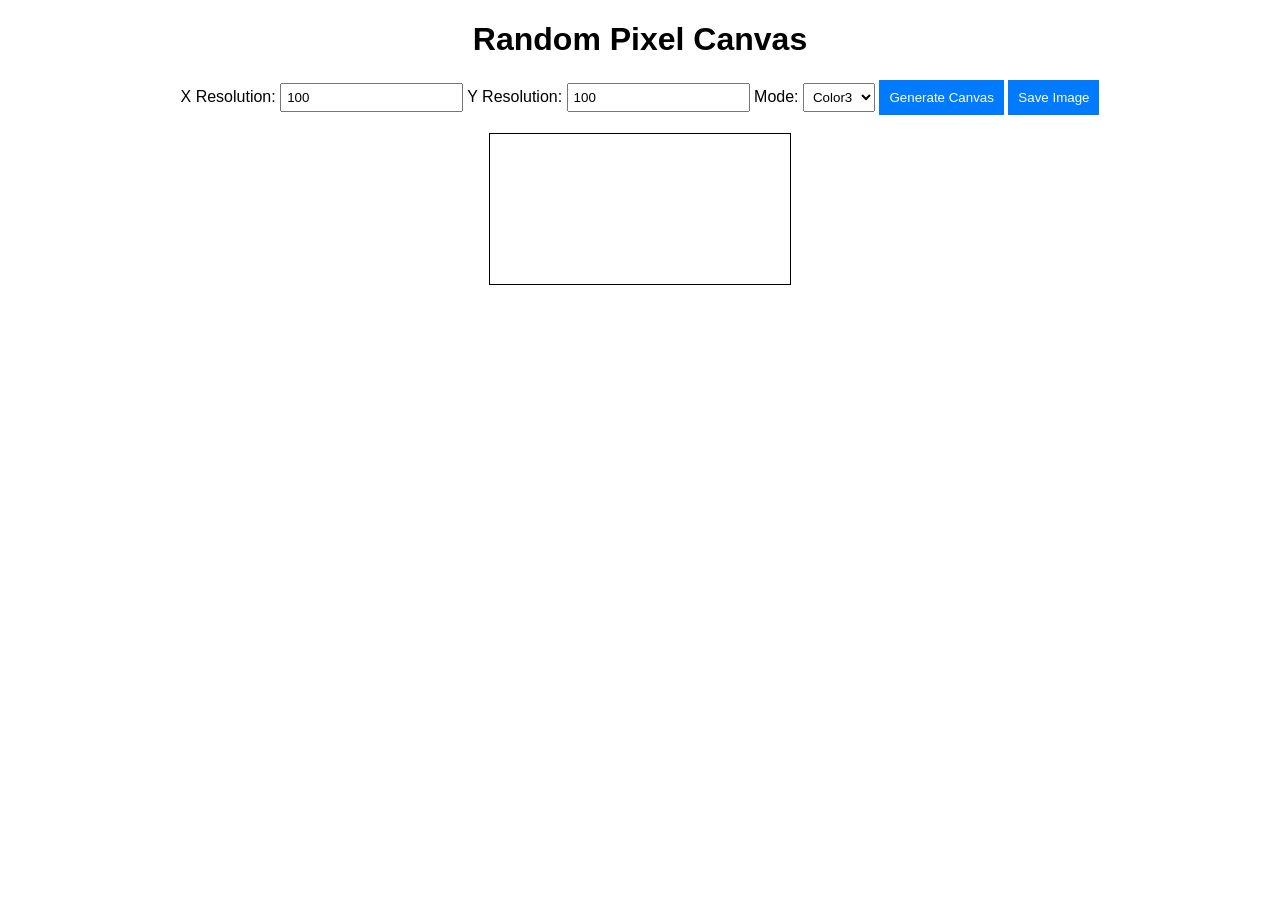
<file: chatgpt/ColorRandomcanvas.html>
<!DOCTYPE html>
<html lang="en">
<head>
    <meta charset="UTF-8">
    <meta name="viewport" content="width=device-width, initial-scale=1.0">
    <title>Random Pixel Canvas</title>
    <style>
        body {
            background-color: #ffffff;
            color: #000000;
            text-align: center;
            font-family: Arial, sans-serif;
        }
        label {
            color: #000000;
        }
        canvas {
            border: 1px solid #000000;
        }
        button {
            background-color: #007BFF;
            color: white;
            border: none;
            padding: 10px;
            cursor: pointer;
        }
        button:hover {
            background-color: #0056b3;
        }
        select, input {
            padding: 5px;
        }
    </style>
</head>
<body>
    <h1>Random Pixel Canvas</h1>

    <label for="xResolution">X Resolution: </label>
    <input type="number" id="xResolution" value="100">
    <label for="yResolution">Y Resolution: </label>
    <input type="number" id="yResolution" value="100">

    <label for="mode">Mode: </label>
    <select id="mode">
        <option value="color3">Color3</option>
        <option value="hex">HEX</option>
    </select>

    <button onclick="generateCanvas()">Generate Canvas</button>
    <button onclick="saveCanvas()">Save Image</button>

    <br><br>
    <canvas id="canvas"></canvas>

    <script>
        function generateCanvas() {
            const x = parseInt(document.getElementById('xResolution').value);
            const y = parseInt(document.getElementById('yResolution').value);
            const mode = document.getElementById('mode').value;

            const canvas = document.getElementById('canvas');
            canvas.width = x;
            canvas.height = y;
            const ctx = canvas.getContext('2d');

            for (let i = 0; i < x; i++) {
                for (let j = 0; j < y; j++) {
                    let color;
                    if (mode === 'color3') {
                        const r = Math.floor(Math.random() * 256); // 0~255
                        const g = Math.floor(Math.random() * 256); // 0~255
                        const b = Math.floor(Math.random() * 256); // 0~255
                        color = `rgb(${r},${g},${b})`;
                    } else if (mode === 'hex') {
                        const hex = Math.floor(Math.random() * 0xffffff).toString(16).padStart(6, '0');
                        color = `#${hex}`;
                    }
                    ctx.fillStyle = color;
                    ctx.fillRect(i, j, 1, 1); // Draw 1x1 pixel
                }
            }
        }

        function saveCanvas() {
            const canvas = document.getElementById('canvas');
            const link = document.createElement('a');
            link.download = 'random_canvas.png';
            link.href = canvas.toDataURL();
            link.click();
        }
    </script>
</body>
</html>
</file>
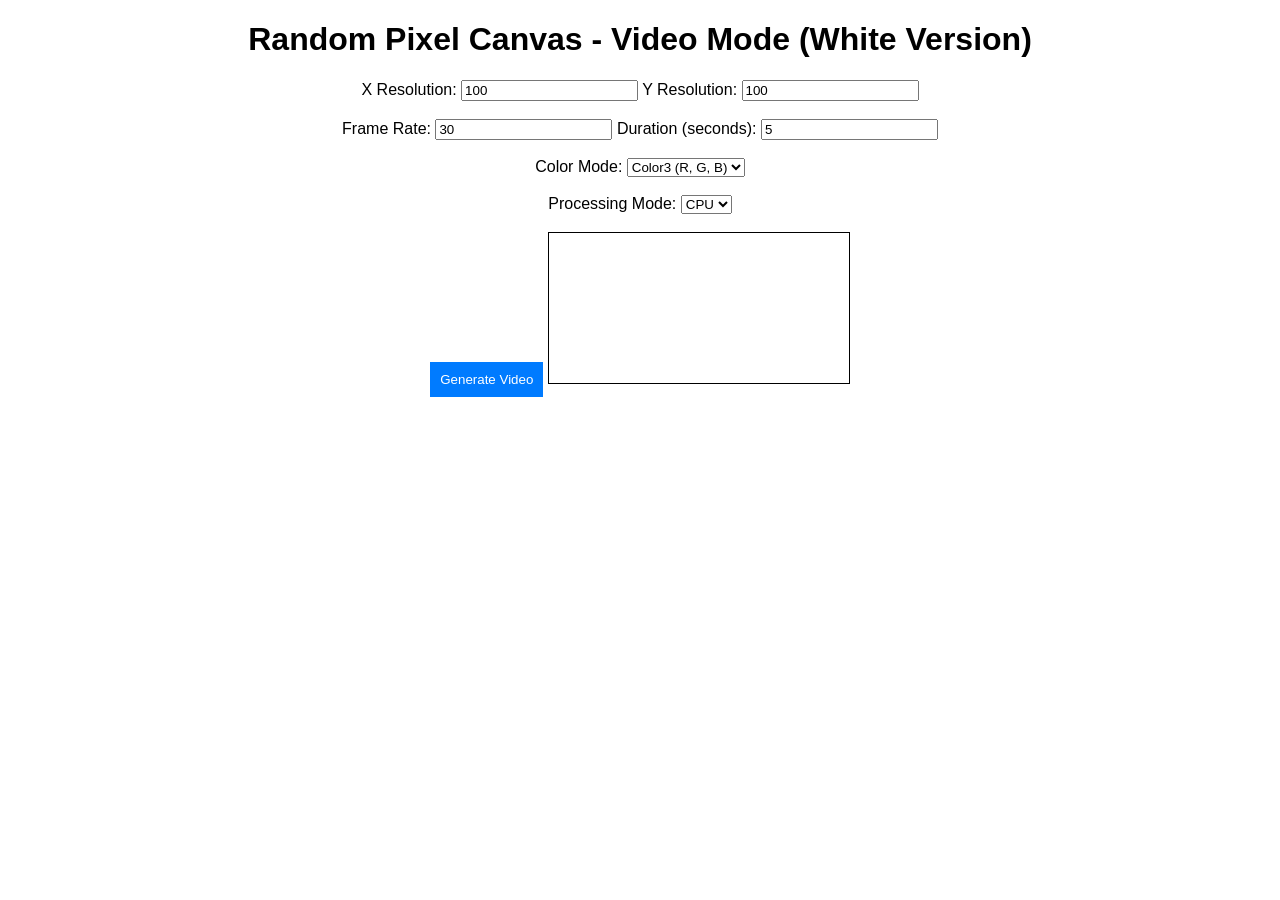
<file: chatgpt/ColorRandomcanvasVideoVersion.html>
<!DOCTYPE html>
<html lang="en">
<head>
    <meta charset="UTF-8">
    <meta name="viewport" content="width=device-width, initial-scale=1.0">
    <title>Random Pixel Canvas - Video Mode (White Version)</title>
    <style>
        body {
            background-color: #ffffff;
            color: #000000;
            text-align: center;
            font-family: Arial, sans-serif;
        }
        label {
            color: #000000;
        }
        canvas {
            border: 1px solid #000000;
        }
        button {
            background-color: #007BFF;
            color: white;
            border: none;
            padding: 10px;
            cursor: pointer;
        }
        button:hover {
            background-color: #0056b3;
        }
    </style>
</head>
<body>
    <h1>Random Pixel Canvas - Video Mode (White Version)</h1>

    <label for="xResolution">X Resolution: </label>
    <input type="number" id="xResolution" value="100">
    <label for="yResolution">Y Resolution: </label>
    <input type="number" id="yResolution" value="100">

    <br><br>
    <label for="frameRate">Frame Rate: </label>
    <input type="number" id="frameRate" value="30">
    <label for="duration">Duration (seconds): </label>
    <input type="number" id="duration" value="5">

    <br><br>
    <label for="colorMode">Color Mode: </label>
    <select id="colorMode">
        <option value="color3">Color3 (R, G, B)</option>
        <option value="hex">HEX</option>
    </select>

    <br><br>
    <label for="processingMode">Processing Mode: </label>
    <select id="processingMode">
        <option value="cpu">CPU</option>
        <option value="gpu">GPU</option>
    </select>

    <br><br>
    <button onclick="generateVideo()">Generate Video</button>
    <button id="downloadButton" style="display:none;" onclick="downloadVideo()">Download Video</button>

    <canvas id="canvas"></canvas>

    <script>
        let videoBlob = null;

        function generateFrame(ctx, x, y, colorMode) {
            for (let i = 0; i < x; i++) {
                for (let j = 0; j < y; j++) {
                    if (colorMode === 'color3') {
                        const r = Math.floor(Math.random() * 256);
                        const g = Math.floor(Math.random() * 256);
                        const b = Math.floor(Math.random() * 256);
                        ctx.fillStyle = `rgb(${r},${g},${b})`;
                    } else if (colorMode === 'hex') {
                        const hex = `#${Math.floor(Math.random() * 0xFFFFFF).toString(16).padStart(6, '0')}`;
                        ctx.fillStyle = hex;
                    }
                    ctx.fillRect(i, j, 1, 1);
                }
            }
        }

        async function generateVideo() {
            const x = parseInt(document.getElementById('xResolution').value);
            const y = parseInt(document.getElementById('yResolution').value);
            const frameRate = parseInt(document.getElementById('frameRate').value);
            const duration = parseInt(document.getElementById('duration').value);
            const colorMode = document.getElementById('colorMode').value;
            const processingMode = document.getElementById('processingMode').value;

            const canvas = document.getElementById('canvas');
            canvas.width = x;
            canvas.height = y;
            const ctx = canvas.getContext('2d');

            const stream = canvas.captureStream(frameRate);
            const mediaRecorder = new MediaRecorder(stream);
            const chunks = [];

            mediaRecorder.ondataavailable = (e) => chunks.push(e.data);
            mediaRecorder.onstop = () => {
                videoBlob = new Blob(chunks, { type: 'video/webm' });
                document.getElementById('downloadButton').style.display = 'inline-block';
            };

            mediaRecorder.start();

            let frameCount = 0;
            const totalFrames = frameRate * duration;

            function renderFrame() {
                if (frameCount >= totalFrames) {
                    mediaRecorder.stop();
                    return;
                }

                generateFrame(ctx, x, y, colorMode);
                frameCount++;

                if (processingMode === 'cpu') {
                    setTimeout(renderFrame, 1000 / frameRate);
                } else {
                    requestAnimationFrame(renderFrame);
                }
            }

            renderFrame();
        }

        function downloadVideo() {
            if (videoBlob) {
                const url = URL.createObjectURL(videoBlob);
                const a = document.createElement('a');
                a.style.display = 'none';
                a.href = url;
                a.download = 'random_video.webm';
                document.body.appendChild(a);
                a.click();
                window.URL.revokeObjectURL(url);
            }
        }
    </script>
</body>
</html>
</file>
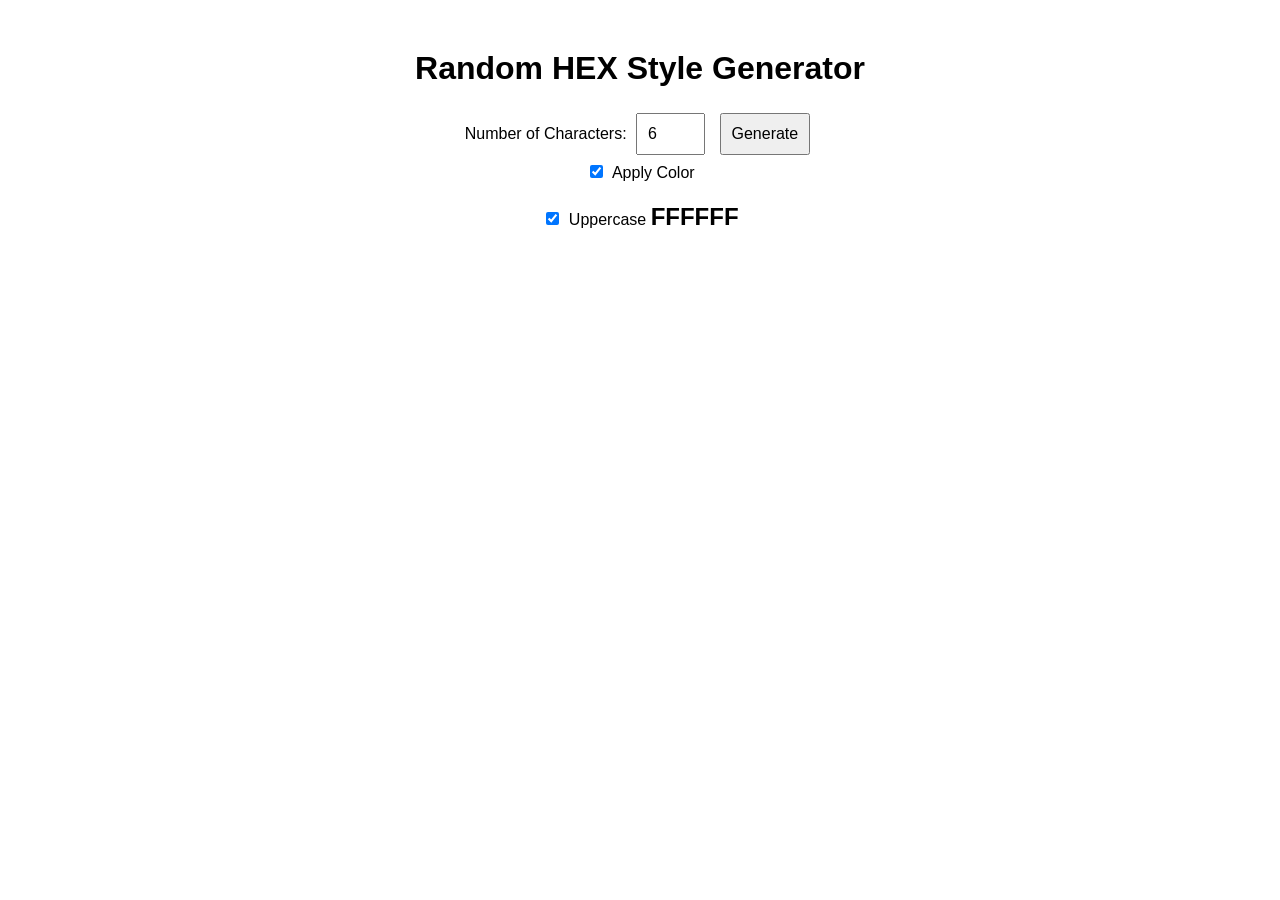
<file: chatgpt/RandomHexGenerator.html>
<!DOCTYPE html>
<html lang="en">
<head>
  <meta charset="UTF-8">
  <meta name="viewport" content="width=device-width, initial-scale=1.0">
  <title>Random HEX Style Generator</title>
  <style>
    body {
      font-family: Arial, sans-serif;
      text-align: center;
      margin-top: 50px;
    }
    #hexValue {
      font-size: 24px;
      font-weight: bold;
      margin: 20px 0;
      color: black; /* Default color */
      word-wrap: break-word;
      max-width: 100%;
      text-align: center; /* Center text */
    }
    input, button {
      padding: 10px;
      font-size: 16px;
      margin: 5px;
    }
    button {
      cursor: pointer;
    }
    #hexValue {
      display: inline-block;
      word-wrap: break-word;
      max-width: 100%;
    }
  </style>
</head>
<body>
  <h1>Random HEX Style Generator</h1>
  <label for="charCount">Number of Characters: </label>
  <input id="charCount" type="number" min="1" max="64" value="6" />
  <button id="generateBtn">Generate</button>
  <br />
  <label for="colorToggleCheckbox">
    <input id="colorToggleCheckbox" type="checkbox" checked />
    Apply Color
  </label>
  <br />
  <label for="caseToggleCheckbox">
    <input id="caseToggleCheckbox" type="checkbox" checked />
    Uppercase
  </label>
  <div id="hexValue">FFFFFF</div>

  <script>
    // Function to generate random HEX style string
    function generateRandomHexStyle(length, isUpperCase) {
      const chars = '0123456789ABCDEF';
      let result = '';
      for (let i = 0; i < length; i++) {
        result += chars[Math.floor(Math.random() * chars.length)];
      }
      return isUpperCase ? result.toUpperCase() : result.toLowerCase();
    }

    // Element references
    const generateBtn = document.getElementById('generateBtn');
    const hexValue = document.getElementById('hexValue');
    const charCountInput = document.getElementById('charCount');
    const colorToggleCheckbox = document.getElementById('colorToggleCheckbox');
    const caseToggleCheckbox = document.getElementById('caseToggleCheckbox');

    let currentHex = ''; // Store the current generated color value

    // Button click event
    generateBtn.addEventListener('click', () => {
      const charCount = parseInt(charCountInput.value, 10) || 6; // Default value is 6
      const isUpperCase = caseToggleCheckbox.checked;
      currentHex = generateRandomHexStyle(charCount, isUpperCase); // Generate a new random HEX
      hexValue.textContent = currentHex;

      // Update text color based on color toggle checkbox
      if (colorToggleCheckbox.checked) {
        hexValue.style.color = `#${currentHex}`;
      } else {
        hexValue.style.color = 'black';
      }
    });

    // Checkbox change event (color toggle)
    colorToggleCheckbox.addEventListener('change', () => {
      if (colorToggleCheckbox.checked) {
        hexValue.style.color = `#${currentHex}`; // Apply random color
      } else {
        hexValue.style.color = 'black'; // Default color
      }
    });

    // Checkbox change event (case toggle)
    caseToggleCheckbox.addEventListener('change', () => {
      const isUpperCase = caseToggleCheckbox.checked;
      currentHex = generateRandomHexStyle(parseInt(charCountInput.value, 10) || 6, isUpperCase);
      hexValue.textContent = currentHex;
    });
  </script>
</body>
</html>
</file>
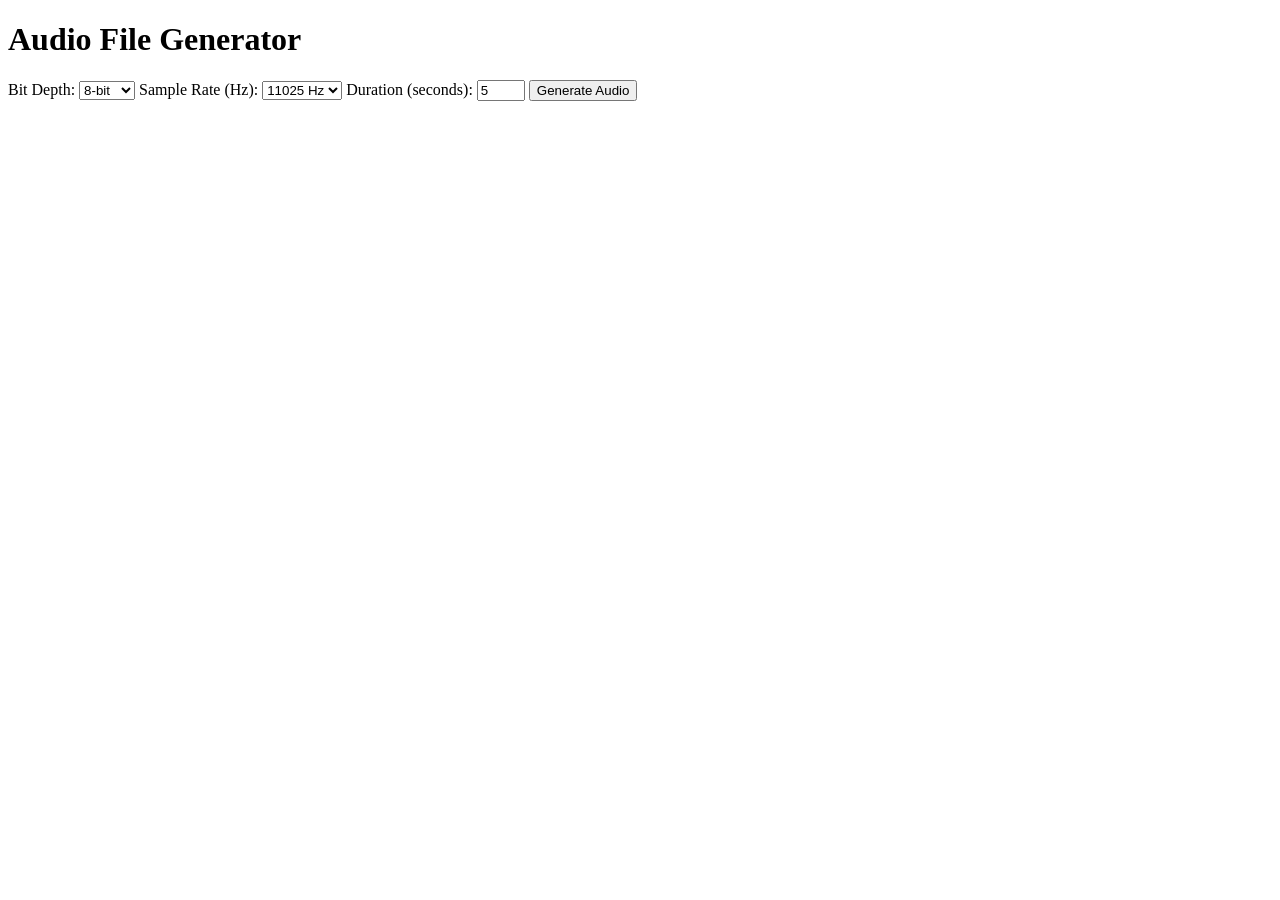
<file: chatgpt/RandomSamplesAudio.html>
<!DOCTYPE html>
<html lang="en">
<head>
    <meta charset="UTF-8">
    <meta name="viewport" content="width=device-width, initial-scale=1.0">
    <title>Audio File Generator</title>
</head>
<body>
    <h1>Audio File Generator</h1>
    
    <label for="bitDepth">Bit Depth:</label>
    <select id="bitDepth">
        <option value="8">8-bit</option>
        <option value="16">16-bit</option>
        <option value="24">24-bit</option>
    </select>

    <label for="sampleRate">Sample Rate (Hz):</label>
    <select id="sampleRate">
        <option value="11025">11025 Hz</option>
        <option value="16000">16000 Hz</option>
        <option value="22050">22050 Hz</option>
        <option value="24000">24000 Hz</option>
        <option value="32000">32000 Hz</option>
        <option value="44100">44100 Hz</option>
        <option value="48000">48000 Hz</option>
        <option value="64000">64000 Hz</option>
        <option value="88200">88200 Hz</option>
        <option value="96000">96000 Hz</option>
    </select>

    <label for="duration">Duration (seconds):</label>
    <input type="number" id="duration" min="1" max="60" value="5">

    <button id="generateButton">Generate Audio</button>

    <a id="downloadWAV" style="display: none;">Download WAV</a>

    <script>
        document.getElementById('generateButton').addEventListener('click', generateAudio);

        async function generateAudio() {
            const bitDepth = parseInt(document.getElementById('bitDepth').value);
            const sampleRate = parseInt(document.getElementById('sampleRate').value);
            const duration = parseFloat(document.getElementById('duration').value);

            const numSamples = Math.floor(sampleRate * duration);
            const audioBuffer = new Float32Array(numSamples);

            // Generate random audio data
            for (let i = 0; i < numSamples; i++) {
                audioBuffer[i] = Math.random() * 2 - 1; // Random values between -1 and 1
            }

            // Create an AudioContext and AudioBuffer
            const audioContext = new (window.AudioContext || window.webkitAudioContext)();
            const audioBuf = audioContext.createBuffer(1, numSamples, sampleRate);
            audioBuf.getChannelData(0).set(audioBuffer);

            // Convert the audio buffer to WAV
            const wavBlob = createWAVBlob(audioBuf, bitDepth);
            const wavURL = URL.createObjectURL(wavBlob);

            const downloadWAVButton = document.getElementById('downloadWAV');
            downloadWAVButton.style.display = 'inline'; // Show download button
            downloadWAVButton.href = wavURL;
            downloadWAVButton.download = 'generated_audio.wav';
            downloadWAVButton.textContent = 'Download WAV';
        }

        function createWAVBlob(audioBuffer, bitDepth) {
            const numChannels = audioBuffer.numberOfChannels;
            const sampleRate = audioBuffer.sampleRate;
            const numFrames = audioBuffer.length;

            // WAV file header size
            const blockAlign = (bitDepth / 8) * numChannels;
            const byteRate = sampleRate * blockAlign;
            const dataSize = numFrames * blockAlign;
            const buffer = new ArrayBuffer(44 + dataSize);
            const view = new DataView(buffer);

            // Write WAV header
            writeString(view, 0, 'RIFF');
            view.setUint32(4, 36 + dataSize, true);
            writeString(view, 8, 'WAVE');
            writeString(view, 12, 'fmt ');
            view.setUint32(16, 16, true);
            view.setUint16(20, 1, true);
            view.setUint16(22, numChannels, true);
            view.setUint32(24, sampleRate, true);
            view.setUint32(28, byteRate, true);
            view.setUint16(32, blockAlign, true);
            view.setUint16(34, bitDepth, true);
            writeString(view, 36, 'data');
            view.setUint32(40, dataSize, true);

            // Write audio data
            const audioData = audioBuffer.getChannelData(0);
            let offset = 44;
            for (let i = 0; i < audioData.length; i++) {
                const sample = Math.max(-1, Math.min(1, audioData[i]));
                let intSample;

                if (bitDepth === 8) {
                    // 8-bit: Use 8-bit signed integer
                    intSample = Math.round(sample * 127); // Range -128 to 127
                    view.setInt8(offset, intSample, true);
                    offset += 1;
                } else if (bitDepth === 16) {
                    // 16-bit: Use 16-bit signed integer
                    intSample = Math.round(sample * (2 ** 15 - 1)); // Range -32768 to 32767
                    view.setInt16(offset, intSample, true);
                    offset += 2;
                } else if (bitDepth === 24) {
                    // 24-bit: Use 24-bit signed integer (stored in 3 bytes)
                    intSample = Math.round(sample * (2 ** 23 - 1)); // Range -8388608 to 8388607
                    view.setInt32(offset, intSample, true); // Write to 4 bytes
                    offset += 3; // 24-bit sample occupies 3 bytes
                }
            }

            return new Blob([view], { type: 'audio/wav' });
        }

        function writeString(view, offset, string) {
            for (let i = 0; i < string.length; i++) {
                view.setUint8(offset + i, string.charCodeAt(i));
            }
        }
    </script>
</body>
</html>
</file>
<file: index.css>
body {
    background-color: #f8f9fa;
    color: #212529;
    font-family: -apple-system, BlinkMacSystemFont, "Segoe UI", Roboto, sans-serif;
    max-width: 650px;
    margin: 50px auto;
    padding: 30px;
    background-color: #ffffff;
    border-radius: 12px;
    box-shadow: 0 4px 20px rgba(0,0,0,0.08);
}

h1 {
    color: #1a1a1a;
    font-size: 22px;
    font-weight: 700;
    margin-bottom: 24px;
}

.file-list {
    list-style: none;
    padding: 0;
}

.file-list li {
    margin-bottom: 8px;
}

button {
    padding: 10px 18px;
    background-color: #edf2f7;
    color: #2d3748;
    border: none;
    border-radius: 8px;
    font-weight: 500;
    cursor: pointer;
    transition: background-color 0.2s;
}

button:hover {
    background-color: #e2e8f0;
    color: #0056b3;
}

.folder {
    display: inline-block;
    padding: 10px 14px;
    color: #d69e2e;
    font-weight: 600;
    cursor: pointer;
    border-radius: 8px;
    transition: background 0.2s;
}

.folder:hover {
    background-color: #f7fafc;
}

.gray-text {
    color: #a0aec0;
    font-size: 12px;
    margin-top: 40px;
    border-top: 1px solid #edf2f7;
    padding-top: 15px;
}

.gray-text a {
    color: #718096;
}
</file>
